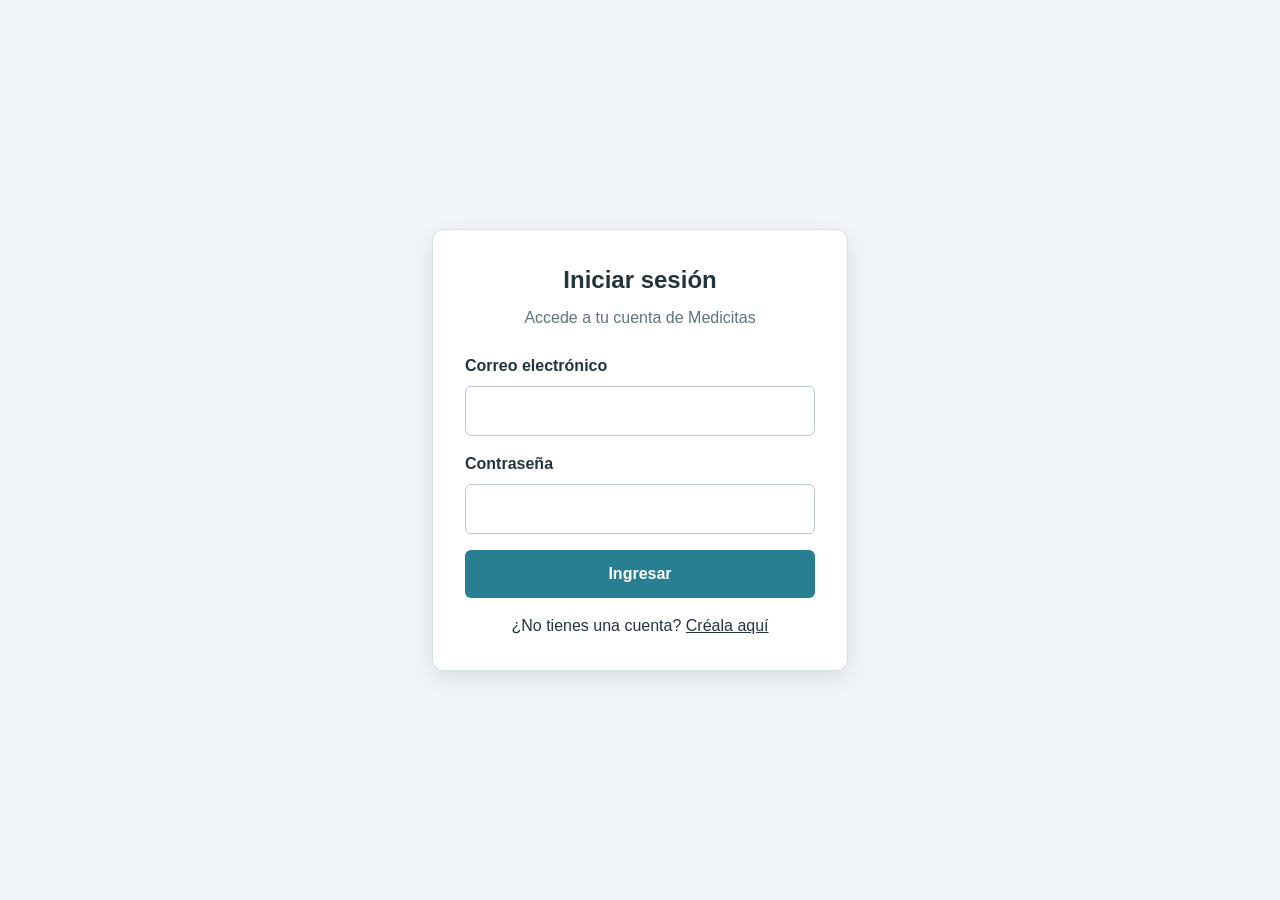
<file: medicitas/front/index.html>
<!DOCTYPE html>
<html lang="es">
<head>
  <meta charset="UTF-8">
  <meta http-equiv="refresh" content="0; url=paginas/login.html">
  <title>Redireccionando...</title>
</head>
<body>
  <p>Redireccionando a <a href="paginas/login.html">iniciar sesión</a>...</p>
</body>
</html>
</file>
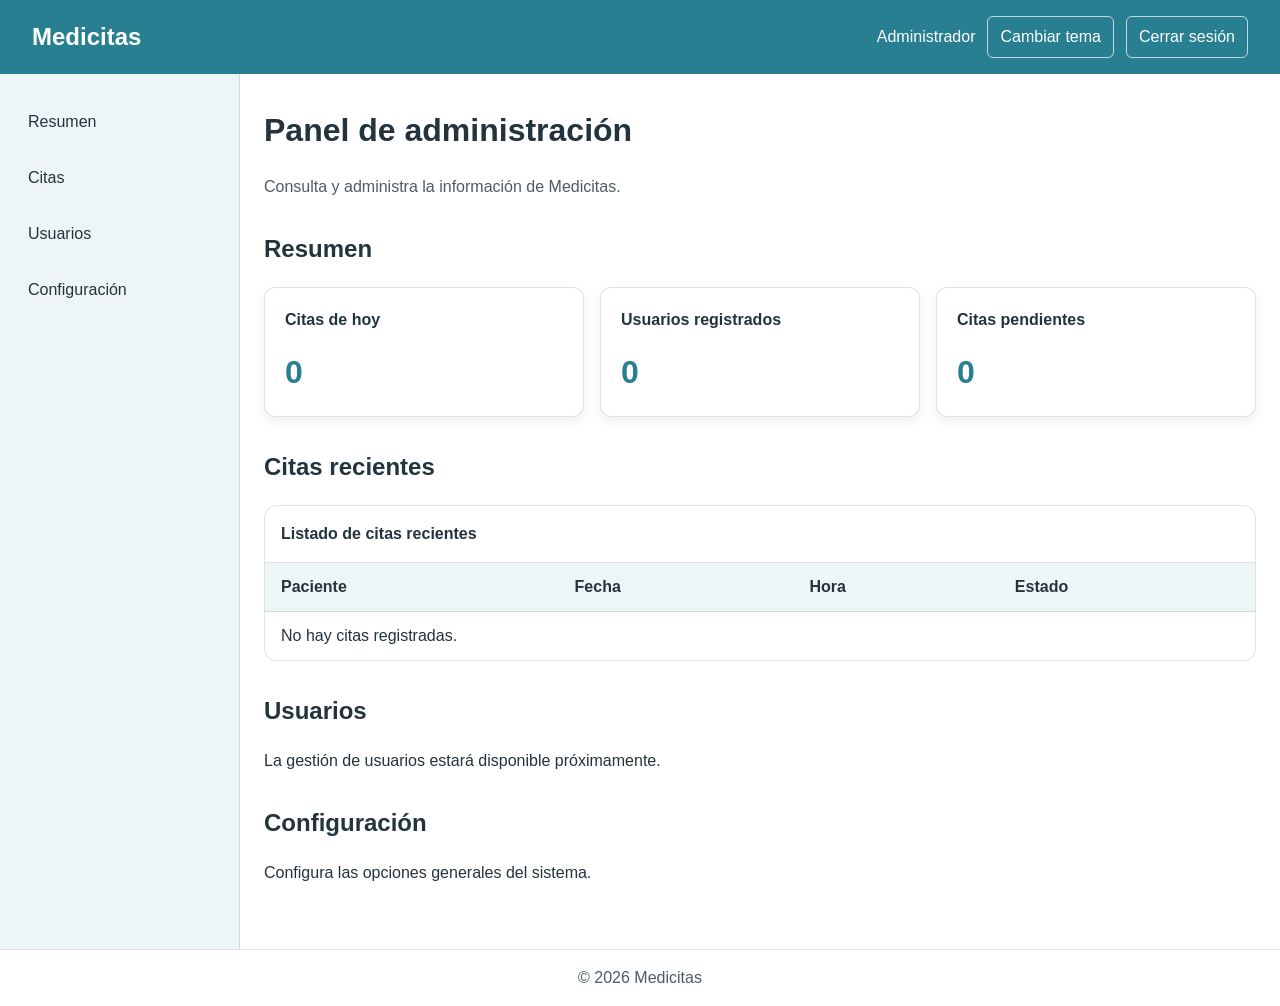
<file: medicitas/front/paginas/administrador.html>
<!DOCTYPE html>
<html lang="es">
<head>
  <meta charset="UTF-8">
  <meta name="viewport" content="width=device-width, initial-scale=1.0">
  <meta name="description" content="Panel de administración de Medicitas">
  <title>Administración | Medicitas</title>
  <link rel="stylesheet" href="../css/compartido/base.css">
  <link rel="stylesheet" href="../css/paginas/administrador.css">
</head>
<body>
  <header class="admin-header">
    <a class="admin-header-brand" href="../index.html">Medicitas</a>

    <div class="admin-header-user">
      <span>Administrador</span>
      <button id="theme-button" type="button" aria-label="Cambiar tema">
        Cambiar tema
      </button>
      <button id="logout-button" type="button">Cerrar sesión</button>
    </div>
  </header>

  <div class="admin-layout">
    <aside class="admin-sidebar" aria-label="Navegación principal">
      <nav>
        <ul>
          <li><a href="#resumen">Resumen</a></li>
          <li><a href="#citas">Citas</a></li>
          <li><a href="#usuarios">Usuarios</a></li>
          <li><a href="#configuracion">Configuración</a></li>
        </ul>
      </nav>
    </aside>

    <main class="admin-content">
      <header class="admin-content-header">
        <h1>Panel de administración</h1>
        <p>Consulta y administra la información de Medicitas.</p>
      </header>

      <section id="resumen" aria-labelledby="summary-title">
        <h2 id="summary-title">Resumen</h2>

        <div class="admin-summary">
          <article class="admin-summary-card">
            <h3>Citas de hoy</h3>
            <p>0</p>
          </article>

          <article class="admin-summary-card">
            <h3>Usuarios registrados</h3>
            <p>0</p>
          </article>

          <article class="admin-summary-card">
            <h3>Citas pendientes</h3>
            <p>0</p>
          </article>
        </div>
      </section>

      <section id="citas" aria-labelledby="appointments-title">
        <h2 id="appointments-title">Citas recientes</h2>

        <div class="admin-table-container">
          <table>
            <caption>Listado de citas recientes</caption>
            <thead>
              <tr>
                <th scope="col">Paciente</th>
                <th scope="col">Fecha</th>
                <th scope="col">Hora</th>
                <th scope="col">Estado</th>
              </tr>
            </thead>
            <tbody>
              <tr>
                <td colspan="4">No hay citas registradas.</td>
              </tr>
            </tbody>
          </table>
        </div>
      </section>

      <section id="usuarios" aria-labelledby="users-title">
        <h2 id="users-title">Usuarios</h2>
        <p>La gestión de usuarios estará disponible próximamente.</p>
      </section>

      <section id="configuracion" aria-labelledby="settings-title">
        <h2 id="settings-title">Configuración</h2>
        <p>Configura las opciones generales del sistema.</p>
      </section>
    </main>
  </div>

  <footer class="admin-footer">
    <p>&copy; 2026 Medicitas</p>
  </footer>

  <script src="../js/compartido/tema.js" defer></script>
</body>
</html>
</file>
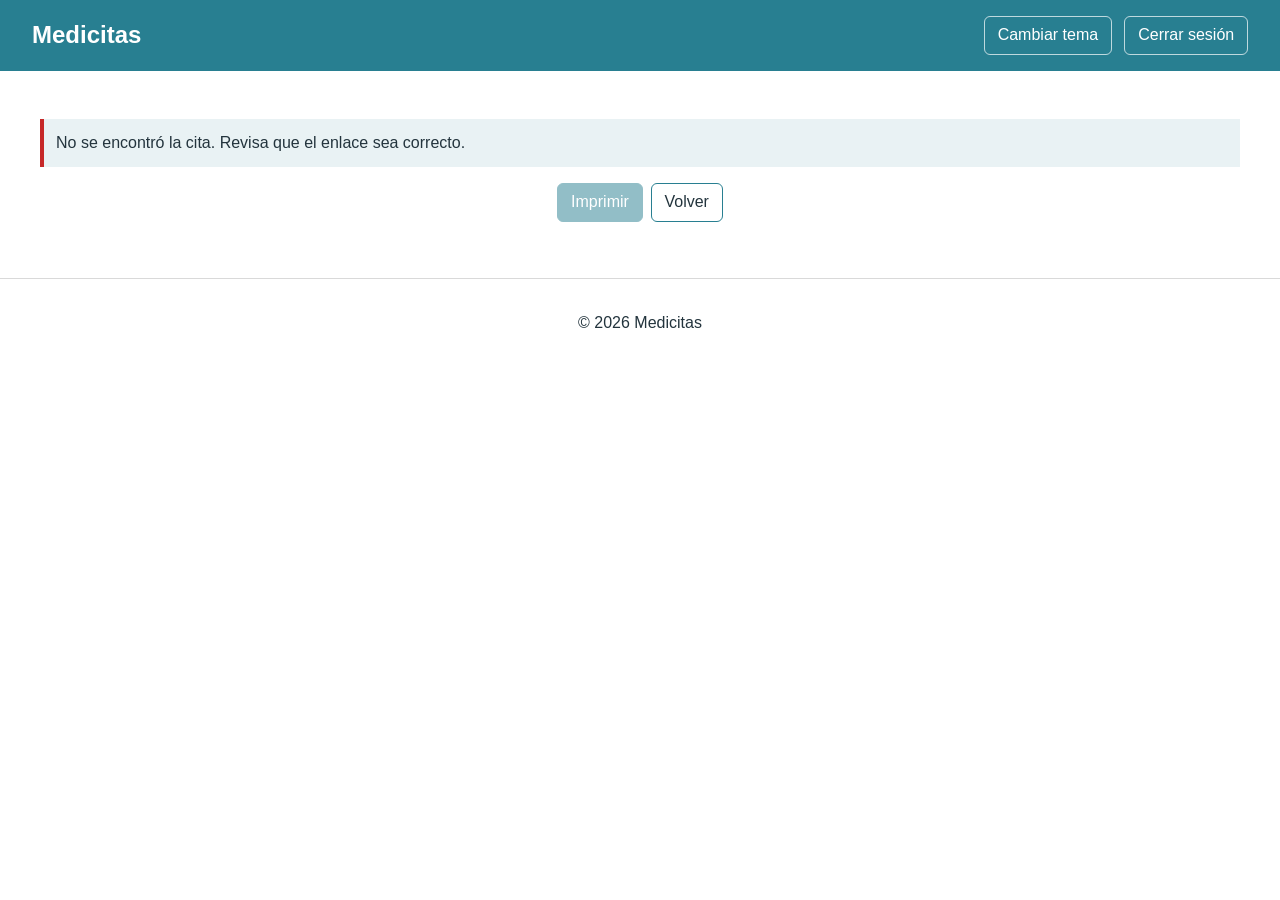
<file: medicitas/front/paginas/comprobante.html>
<!DOCTYPE html>
<html lang="es">
<head>
  <meta charset="UTF-8">
  <meta name="viewport" content="width=device-width, initial-scale=1.0">
  <meta name="description" content="Comprobante de cita de Medicitas">
  <title>Comprobante | Medicitas</title>
  <link rel="stylesheet" href="../css/compartido/base.css">
  <link rel="stylesheet" href="../css/paginas/comprobante.css">
</head>
<body>
  <header class="receipt-header">
    <a class="receipt-header-brand" href="../index.html">Medicitas</a>

    <div class="receipt-header-user">
      <button id="theme-button" type="button" aria-label="Cambiar tema">Cambiar tema</button>
      <button id="logout-button" type="button">Cerrar sesión</button>
    </div>
  </header>

  <main class="receipt-content">
    <p id="receipt-message" class="receipt-message is-error" role="alert" hidden></p>

    <div class="receipt-actions">
      <button type="button" id="print-button">Imprimir</button>
      <button type="button" id="back-button" class="receipt-button-secondary">Volver</button>
    </div>

    <article id="receipt-sheet" class="receipt-sheet" hidden>
      <header class="receipt-top">
        <span class="receipt-logo">+ Medicitas</span>
        <span class="receipt-folio">Folio: <span id="folio"></span></span>
      </header>

      <p id="appointment-date" class="receipt-date"></p>

      <dl class="receipt-data">
        <dt>Paciente</dt>
        <dd id="patient-name"></dd>

        <dt>Teléfono</dt>
        <dd id="patient-phone"></dd>

        <dt>Doctor</dt>
        <dd id="doctor-name"></dd>

        <dt>Especialidad</dt>
        <dd id="specialty-name"></dd>

        <dt>Motivo</dt>
        <dd id="reason"></dd>
      </dl>

      <footer class="receipt-notes">
        <p><strong>Indicaciones:</strong> llega 10 minutos antes de tu cita y trae una identificación.
          Si no puedes asistir, cancela tu cita con anticipación.</p>
      </footer>

      <span id="cancelled-stamp" class="receipt-stamp" hidden>CANCELADA</span>
    </article>
  </main>

  <footer class="receipt-footer">
    <p>&copy; 2026 Medicitas</p>
  </footer>

  <script src="../js/compartido/tema.js" defer></script>
  <script src="../js/paginas/comprobante.js" defer></script>
</body>
</html>
</file>
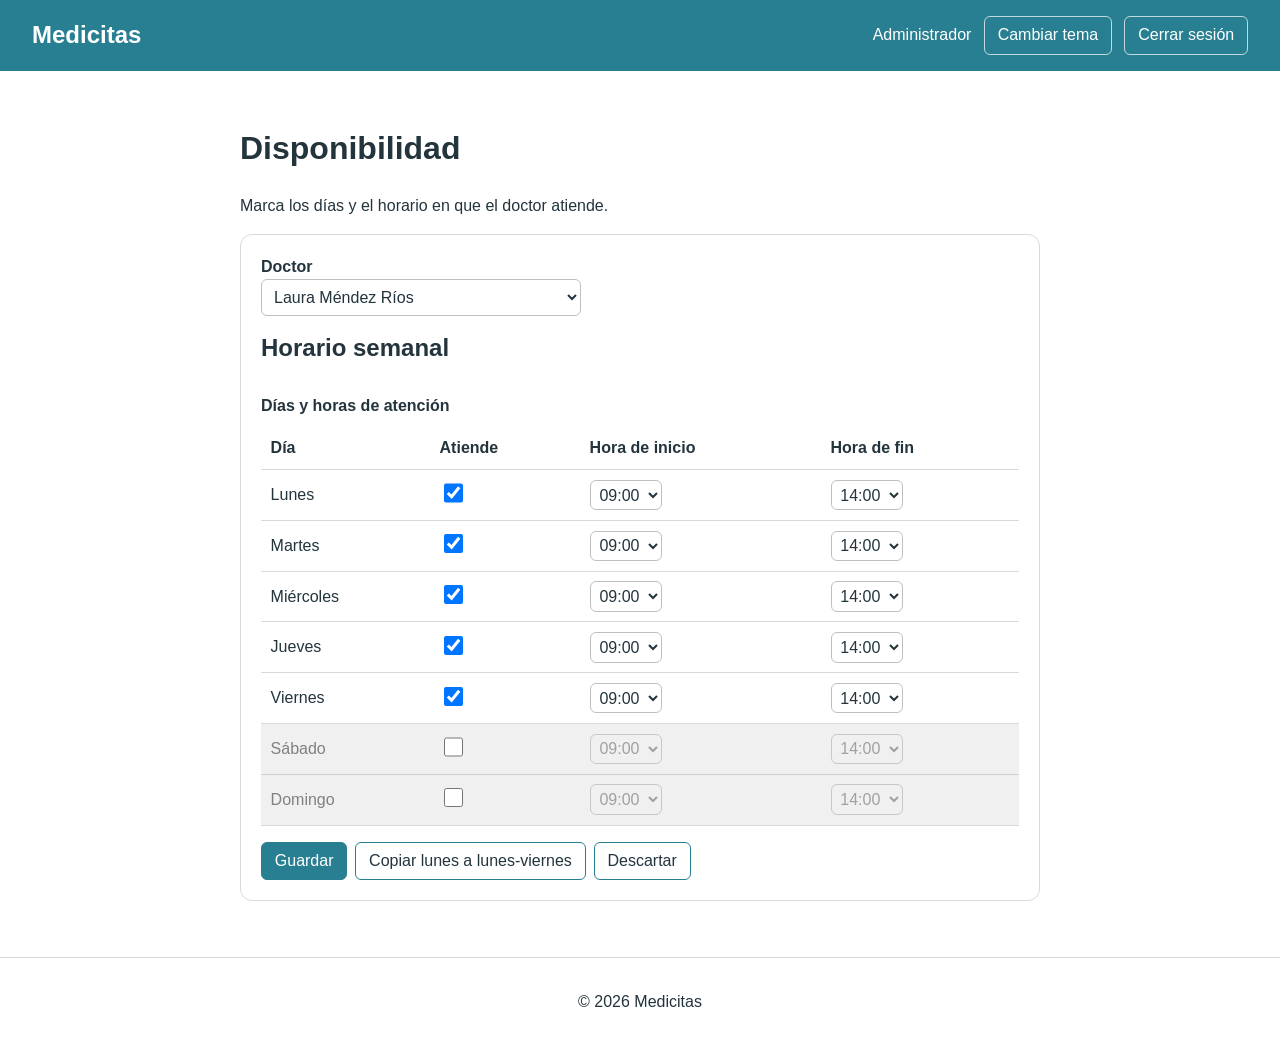
<file: medicitas/front/paginas/disponibilidad.html>
<!DOCTYPE html>
<html lang="es">
<head>
  <meta charset="UTF-8">
  <meta name="viewport" content="width=device-width, initial-scale=1.0">
  <meta name="description" content="Horario de atención de los doctores">
  <title>Disponibilidad | Medicitas</title>
  <link rel="stylesheet" href="../css/compartido/base.css">
  <link rel="stylesheet" href="../css/paginas/disponibilidad.css">
</head>
<body>
  <header class="availability-header">
    <a class="availability-header-brand" id="panel-link" href="administrador.html">Medicitas</a>

    <div class="availability-header-user">
      <span id="user-role"></span>
      <button id="theme-button" type="button" aria-label="Cambiar tema">Cambiar tema</button>
      <button id="logout-button" type="button">Cerrar sesión</button>
    </div>
  </header>

  <main class="availability-content">
    <h1>Disponibilidad</h1>
    <p>Marca los días y el horario en que el doctor atiende.</p>

    <p id="availability-message" class="availability-message" role="status" hidden></p>

    <section class="availability-card" aria-labelledby="schedule-title">
      <div class="availability-field">
        <label for="doctor-select">Doctor</label>
        <select id="doctor-select" name="doctor"></select>
      </div>

      <h2 id="schedule-title">Horario semanal</h2>

      <form id="availability-form" action="#" method="post">
        <table>
          <caption>Días y horas de atención</caption>
          <thead>
            <tr>
              <th scope="col">Día</th>
              <th scope="col">Atiende</th>
              <th scope="col">Hora de inicio</th>
              <th scope="col">Hora de fin</th>
            </tr>
          </thead>
          <tbody id="schedule-body"></tbody>
        </table>

        <div class="availability-actions">
          <button type="submit">Guardar</button>
          <button type="button" id="copy-button" class="availability-button-secondary">Copiar lunes a lunes-viernes</button>
          <button type="button" id="discard-button" class="availability-button-secondary">Descartar</button>
        </div>
      </form>
    </section>
  </main>

  <footer class="availability-footer">
    <p>&copy; 2026 Medicitas</p>
  </footer>

  <script src="../js/compartido/tema.js" defer></script>
  <script src="../js/paginas/disponibilidad.js" defer></script>
</body>
</html>
</file>
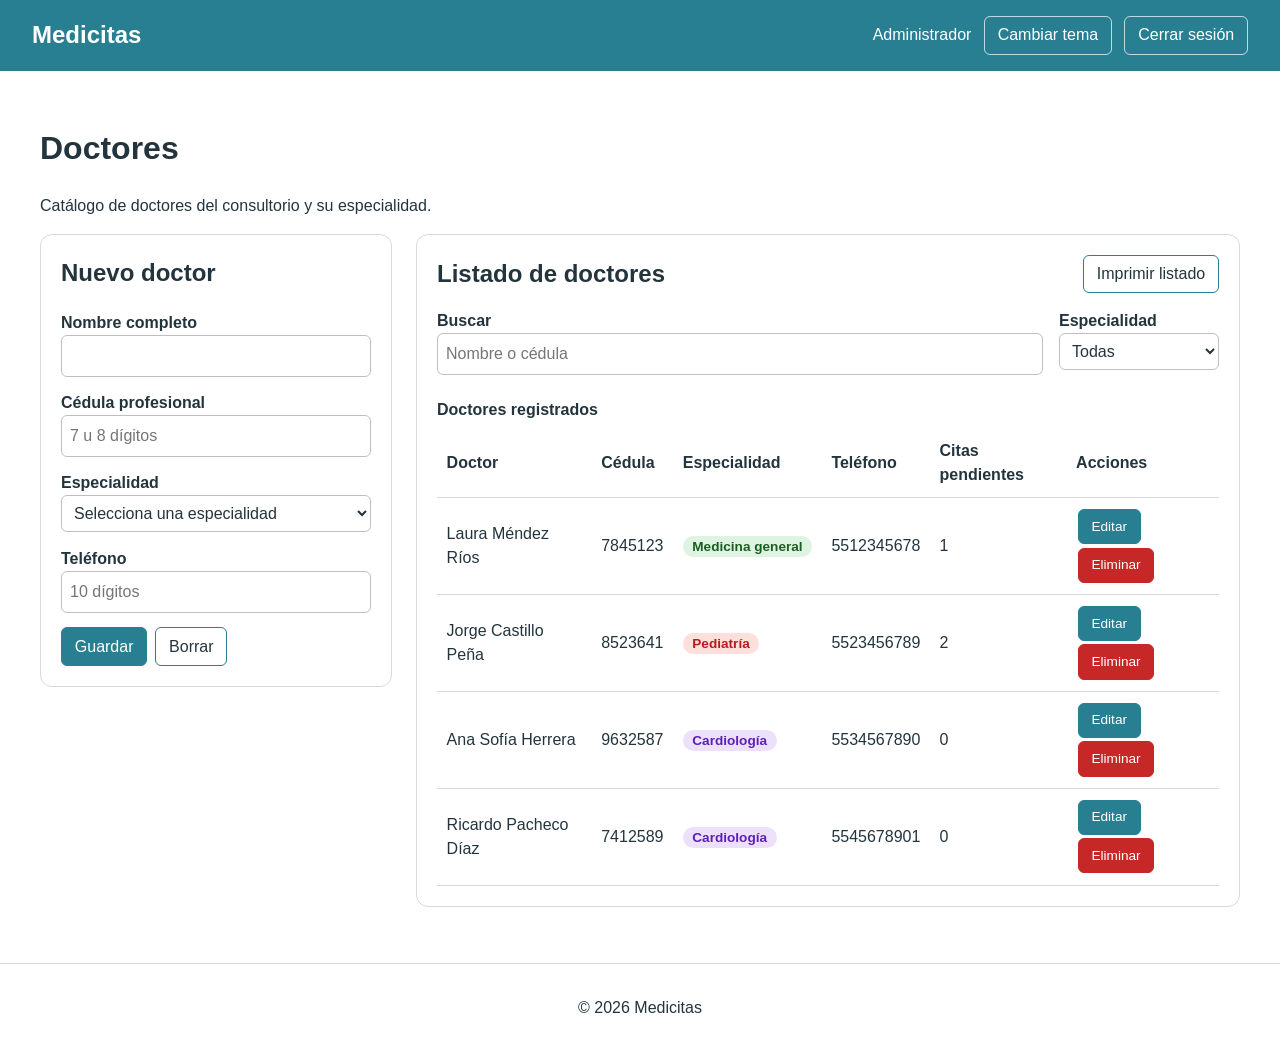
<file: medicitas/front/paginas/doctores.html>
<!DOCTYPE html>
<html lang="es">
<head>
  <meta charset="UTF-8">
  <meta name="viewport" content="width=device-width, initial-scale=1.0">
  <meta name="description" content="Catálogo de doctores de Medicitas">
  <title>Doctores | Medicitas</title>
  <link rel="stylesheet" href="../css/compartido/base.css">
  <link rel="stylesheet" href="../css/paginas/doctores.css">
</head>
<body>
  <header class="doctors-header">
    <a class="doctors-header-brand" href="administrador.html">Medicitas</a>

    <div class="doctors-header-user">
      <span id="user-role">Administrador</span>
      <button id="theme-button" type="button" aria-label="Cambiar tema">Cambiar tema</button>
      <button id="logout-button" type="button">Cerrar sesión</button>
    </div>
  </header>

  <main class="doctors-content">
    <h1>Doctores</h1>
    <p>Catálogo de doctores del consultorio y su especialidad.</p>

    <p id="doctors-message" class="doctors-message" role="status" hidden></p>

    <div class="doctors-layout">
      <section class="doctors-card doctors-side" aria-labelledby="form-title">
        <h2 id="form-title">Nuevo doctor</h2>

        <form id="doctor-form" action="#" method="post">
          <input type="hidden" id="doctor-id" name="doctor_id">

          <div class="doctors-field">
            <label for="doctor-name">Nombre completo</label>
            <input type="text" id="doctor-name" name="doctor_name" autocomplete="off">
          </div>

          <div class="doctors-field">
            <label for="license">Cédula profesional</label>
            <input type="text" id="license" name="license" maxlength="8" placeholder="7 u 8 dígitos">
          </div>

          <div class="doctors-field">
            <label for="specialty">Especialidad</label>
            <select id="specialty" name="specialty"></select>
          </div>

          <div class="doctors-field">
            <label for="phone">Teléfono</label>
            <input type="tel" id="phone" name="phone" maxlength="10" placeholder="10 dígitos">
          </div>

          <div class="doctors-actions">
            <button type="submit">Guardar</button>
            <button type="reset" class="doctors-button-secondary">Borrar</button>
          </div>
        </form>
      </section>

      <section class="doctors-card doctors-list" aria-labelledby="list-title">
        <div class="doctors-list-header">
          <h2 id="list-title">Listado de doctores</h2>
          <button type="button" id="print-button" class="doctors-button-secondary">Imprimir listado</button>
        </div>

        <div class="doctors-filters">
          <div class="doctors-field">
            <label for="search-input">Buscar</label>
            <input type="search" id="search-input" name="search" placeholder="Nombre o cédula">
          </div>

          <div class="doctors-field">
            <label for="specialty-filter">Especialidad</label>
            <select id="specialty-filter" name="specialty_filter"></select>
          </div>
        </div>

        <table>
          <caption>Doctores registrados</caption>
          <thead>
            <tr>
              <th scope="col">Doctor</th>
              <th scope="col">Cédula</th>
              <th scope="col">Especialidad</th>
              <th scope="col">Teléfono</th>
              <th scope="col">Citas pendientes</th>
              <th scope="col">Acciones</th>
            </tr>
          </thead>
          <tbody id="doctors-table-body"></tbody>
        </table>
      </section>
    </div>
  </main>

  <footer class="doctors-footer">
    <p>&copy; 2026 Medicitas</p>
  </footer>

  <script src="../js/compartido/tema.js" defer></script>
  <script src="../js/paginas/doctores.js" defer></script>
</body>
</html>
</file>
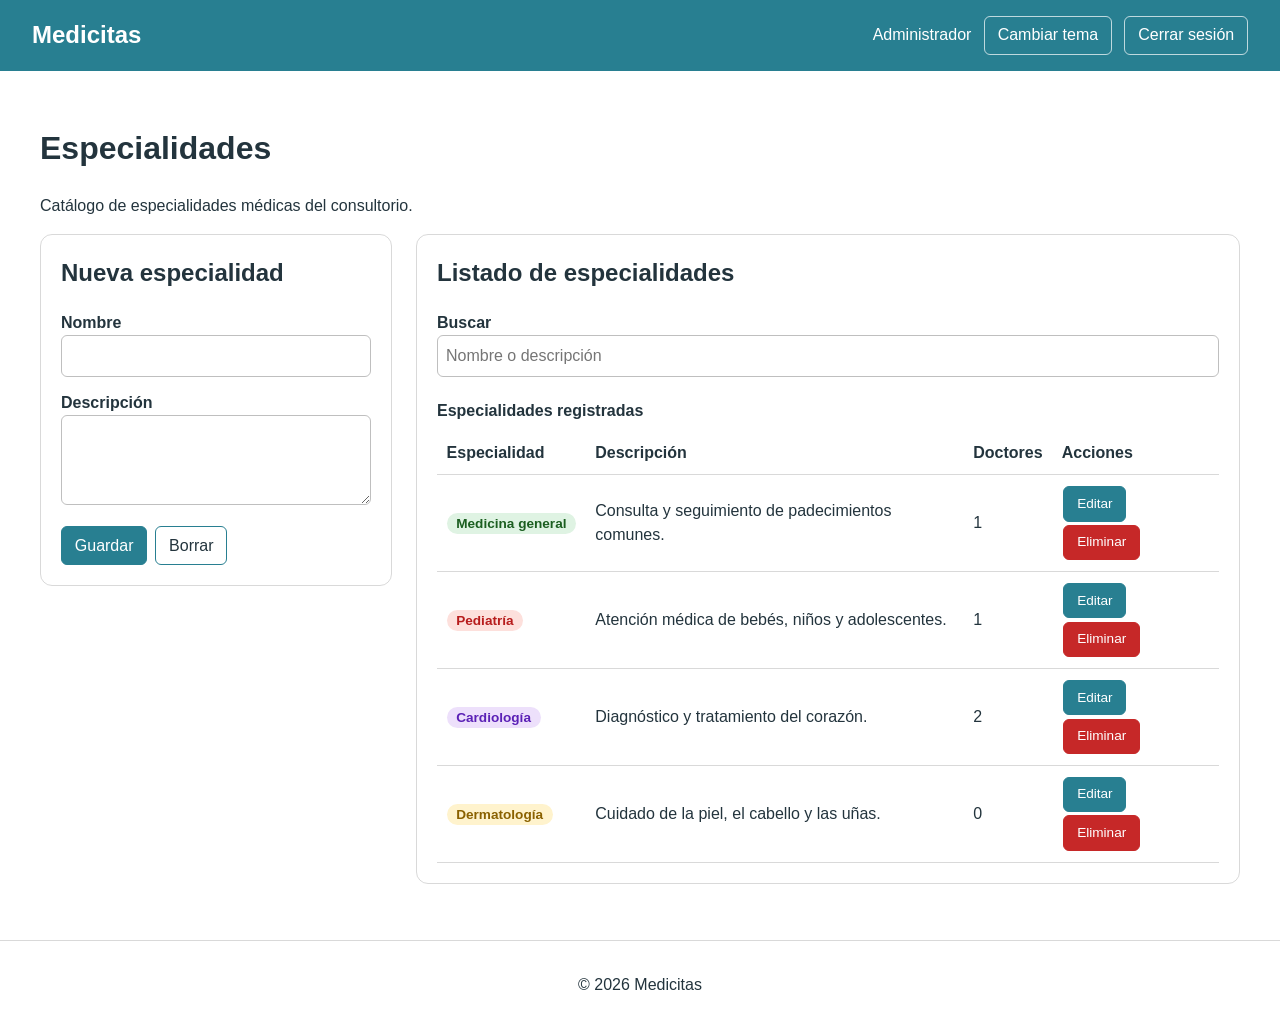
<file: medicitas/front/paginas/especialidades.html>
<!DOCTYPE html>
<html lang="es">
<head>
  <meta charset="UTF-8">
  <meta name="viewport" content="width=device-width, initial-scale=1.0">
  <meta name="description" content="Catálogo de especialidades de Medicitas">
  <title>Especialidades | Medicitas</title>
  <link rel="stylesheet" href="../css/compartido/base.css">
  <link rel="stylesheet" href="../css/paginas/especialidades.css">
</head>
<body>
  <header class="specialties-header">
    <a class="specialties-header-brand" href="administrador.html">Medicitas</a>

    <div class="specialties-header-user">
      <span id="user-role">Administrador</span>
      <button id="theme-button" type="button" aria-label="Cambiar tema">Cambiar tema</button>
      <button id="logout-button" type="button">Cerrar sesión</button>
    </div>
  </header>

  <main class="specialties-content">
    <h1>Especialidades</h1>
    <p>Catálogo de especialidades médicas del consultorio.</p>

    <p id="specialties-message" class="specialties-message" role="status" hidden></p>

    <div class="specialties-layout">
      <section class="specialties-card specialties-side" aria-labelledby="form-title">
        <h2 id="form-title">Nueva especialidad</h2>

        <form id="specialty-form" action="#" method="post">
          <input type="hidden" id="specialty-id" name="specialty_id">

          <div class="specialties-field">
            <label for="specialty-name">Nombre</label>
            <input type="text" id="specialty-name" name="specialty_name" autocomplete="off">
          </div>

          <div class="specialties-field">
            <label for="description">Descripción</label>
            <textarea id="description" name="description" rows="3"></textarea>
          </div>

          <div class="specialties-actions">
            <button type="submit">Guardar</button>
            <button type="reset" class="specialties-button-secondary">Borrar</button>
          </div>
        </form>
      </section>

      <section class="specialties-card specialties-list" aria-labelledby="list-title">
        <h2 id="list-title">Listado de especialidades</h2>

        <div class="specialties-field">
          <label for="search-input">Buscar</label>
          <input type="search" id="search-input" name="search" placeholder="Nombre o descripción">
        </div>

        <table>
          <caption>Especialidades registradas</caption>
          <thead>
            <tr>
              <th scope="col">Especialidad</th>
              <th scope="col">Descripción</th>
              <th scope="col">Doctores</th>
              <th scope="col">Acciones</th>
            </tr>
          </thead>
          <tbody id="specialties-table-body"></tbody>
        </table>
      </section>
    </div>
  </main>

  <footer class="specialties-footer">
    <p>&copy; 2026 Medicitas</p>
  </footer>

  <script src="../js/compartido/tema.js" defer></script>
  <script src="../js/paginas/especialidades.js" defer></script>
</body>
</html>
</file>
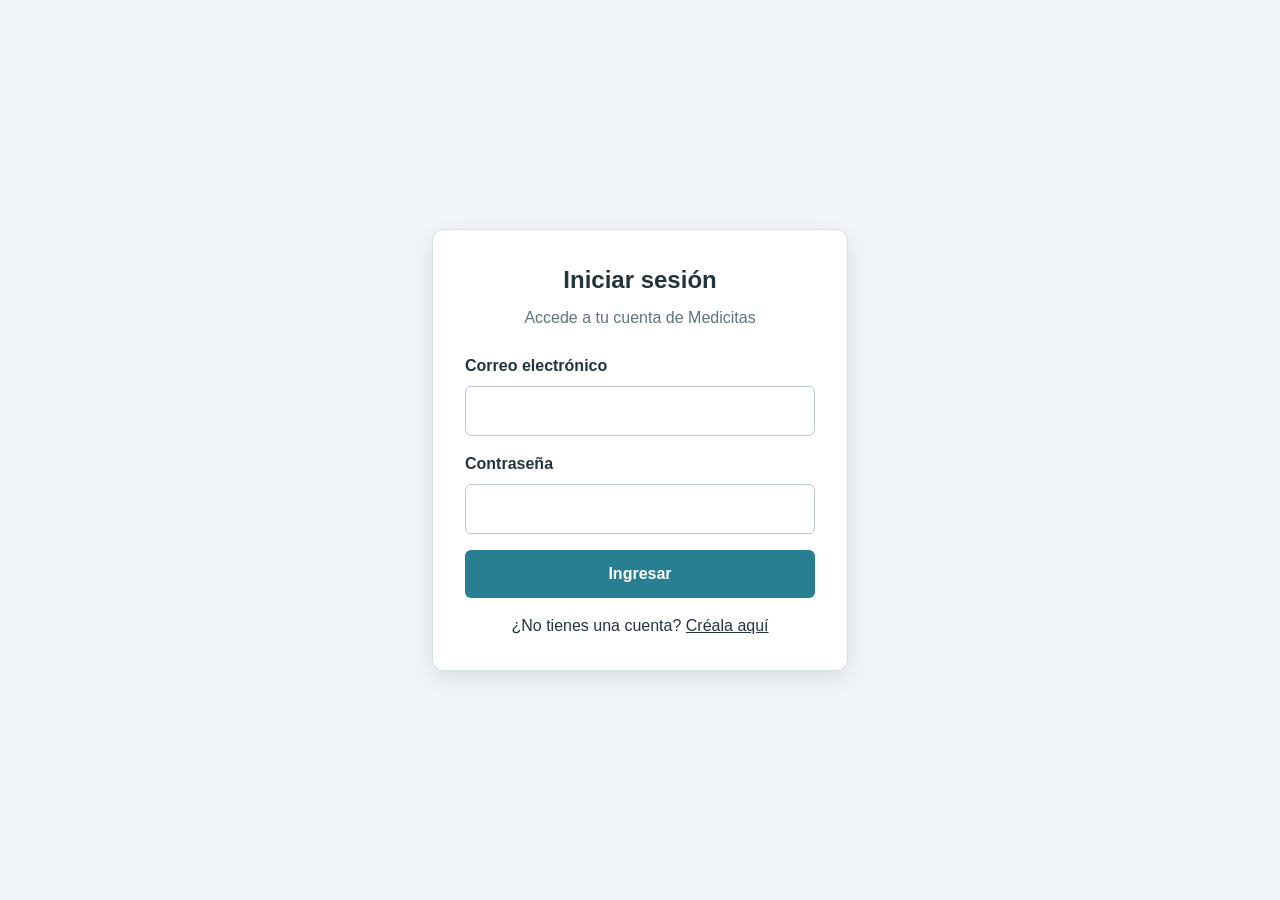
<file: medicitas/front/paginas/login.html>
<!DOCTYPE html>
<html lang="es">
<head>
  <meta charset="UTF-8">
  <meta name="viewport" content="width=device-width, initial-scale=1.0">
  <title>Iniciar sesión | Medicitas</title>
  <link rel="stylesheet" href="../css/compartido/base.css">
  <link rel="stylesheet" href="../css/paginas/login.css">
</head>
<body>
  <main class="login">
    <section class="login-card" aria-labelledby="login-title">
      <header class="login-header">
        <h1 id="login-title">Iniciar sesión</h1>
        <p>Accede a tu cuenta de Medicitas</p>
      </header>

      <form class="login-form" action="#" method="post">
        <div class="login-field">
          <label for="email">Correo electrónico</label>
          <input type="email" id="email" name="email" autocomplete="email" required>
        </div>

        <div class="login-field">
          <label for="password">Contraseña</label>
          <input type="password" id="password" name="password" autocomplete="current-password" required>
        </div>

        <button type="submit">Ingresar</button>
      </form>

      <p class="login-link">
        ¿No tienes una cuenta?
        <a href="registro.html">Créala aquí</a>
      </p>

    </section>
  </main>
</body>
</html>
</file>
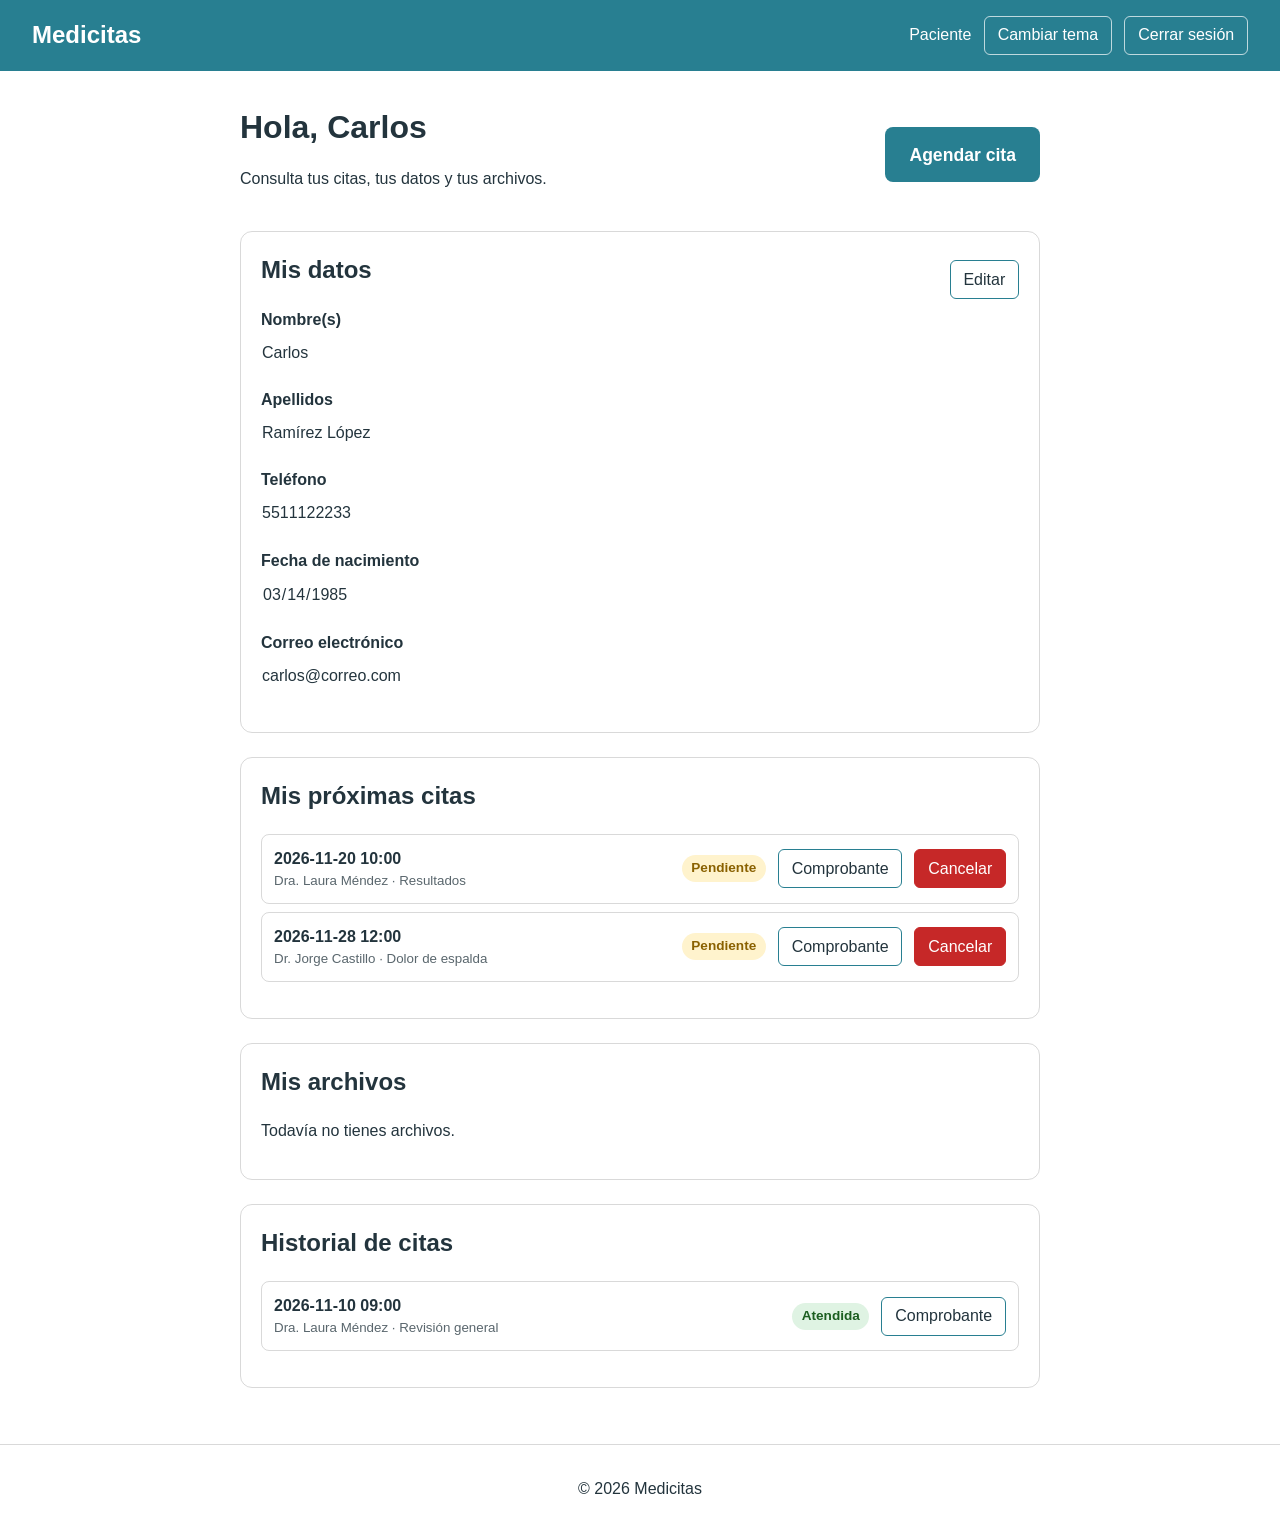
<file: medicitas/front/paginas/paciente.html>
<!DOCTYPE html>
<html lang="es">
<head>
  <meta charset="UTF-8">
  <meta name="viewport" content="width=device-width, initial-scale=1.0">
  <meta name="description" content="Panel del paciente de Medicitas">
  <title>Mi cuenta | Medicitas</title>
  <link rel="stylesheet" href="../css/compartido/base.css">
  <link rel="stylesheet" href="../css/paginas/paciente.css">
</head>
<body>
  <header class="account-header">
    <a class="account-header-brand" href="../index.html">Medicitas</a>

    <div class="account-header-user">
      <span>Paciente</span>
      <button id="theme-button" type="button" aria-label="Cambiar tema">Cambiar tema</button>
      <button id="logout-button" type="button">Cerrar sesión</button>
    </div>
  </header>

  <main class="account-content">
    <header class="account-content-header">
      <div>
        <h1 id="welcome-title">Mi cuenta</h1>
        <p>Consulta tus citas, tus datos y tus archivos.</p>
      </div>
      <a class="account-big-button" href="citas.html">Agendar cita</a>
    </header>

    <p id="account-message" class="account-message" role="status" hidden></p>

    <section class="account-card" aria-labelledby="data-title">
      <div class="account-card-header">
        <h2 id="data-title">Mis datos</h2>
        <button type="button" id="edit-button" class="account-button-secondary">Editar</button>
      </div>

      <form id="account-form" action="#" method="post">
        <div class="account-field">
          <label for="first-name">Nombre(s)</label>
          <input type="text" id="first-name" name="first_name" disabled>
        </div>

        <div class="account-field">
          <label for="last-name">Apellidos</label>
          <input type="text" id="last-name" name="last_name" disabled>
        </div>

        <div class="account-field">
          <label for="phone">Teléfono</label>
          <input type="tel" id="phone" name="phone" maxlength="10" disabled>
        </div>

        <div class="account-field">
          <label for="birth-date">Fecha de nacimiento</label>
          <input type="date" id="birth-date" name="birth_date" disabled>
        </div>

        <div class="account-field">
          <label for="email">Correo electrónico</label>
          <input type="email" id="email" name="email" disabled>
        </div>

        <div id="form-actions" class="account-actions" hidden>
          <button type="submit">Guardar</button>
          <button type="button" id="cancel-button" class="account-button-secondary">Cancelar</button>
        </div>
      </form>
    </section>

    <section class="account-card" aria-labelledby="upcoming-title">
      <h2 id="upcoming-title">Mis próximas citas</h2>
      <ul id="upcoming-list" class="account-list"></ul>
    </section>

    <section class="account-card" aria-labelledby="files-title">
      <h2 id="files-title">Mis archivos</h2>
      <ul id="files-list" class="account-list"></ul>
    </section>

    <section class="account-card" aria-labelledby="history-title">
      <h2 id="history-title">Historial de citas</h2>
      <ul id="history-list" class="account-list"></ul>
    </section>
  </main>

  <footer class="account-footer">
    <p>&copy; 2026 Medicitas</p>
  </footer>

  <script src="../js/compartido/tema.js" defer></script>
  <script src="../js/paginas/paciente.js" defer></script>
</body>
</html>
</file>
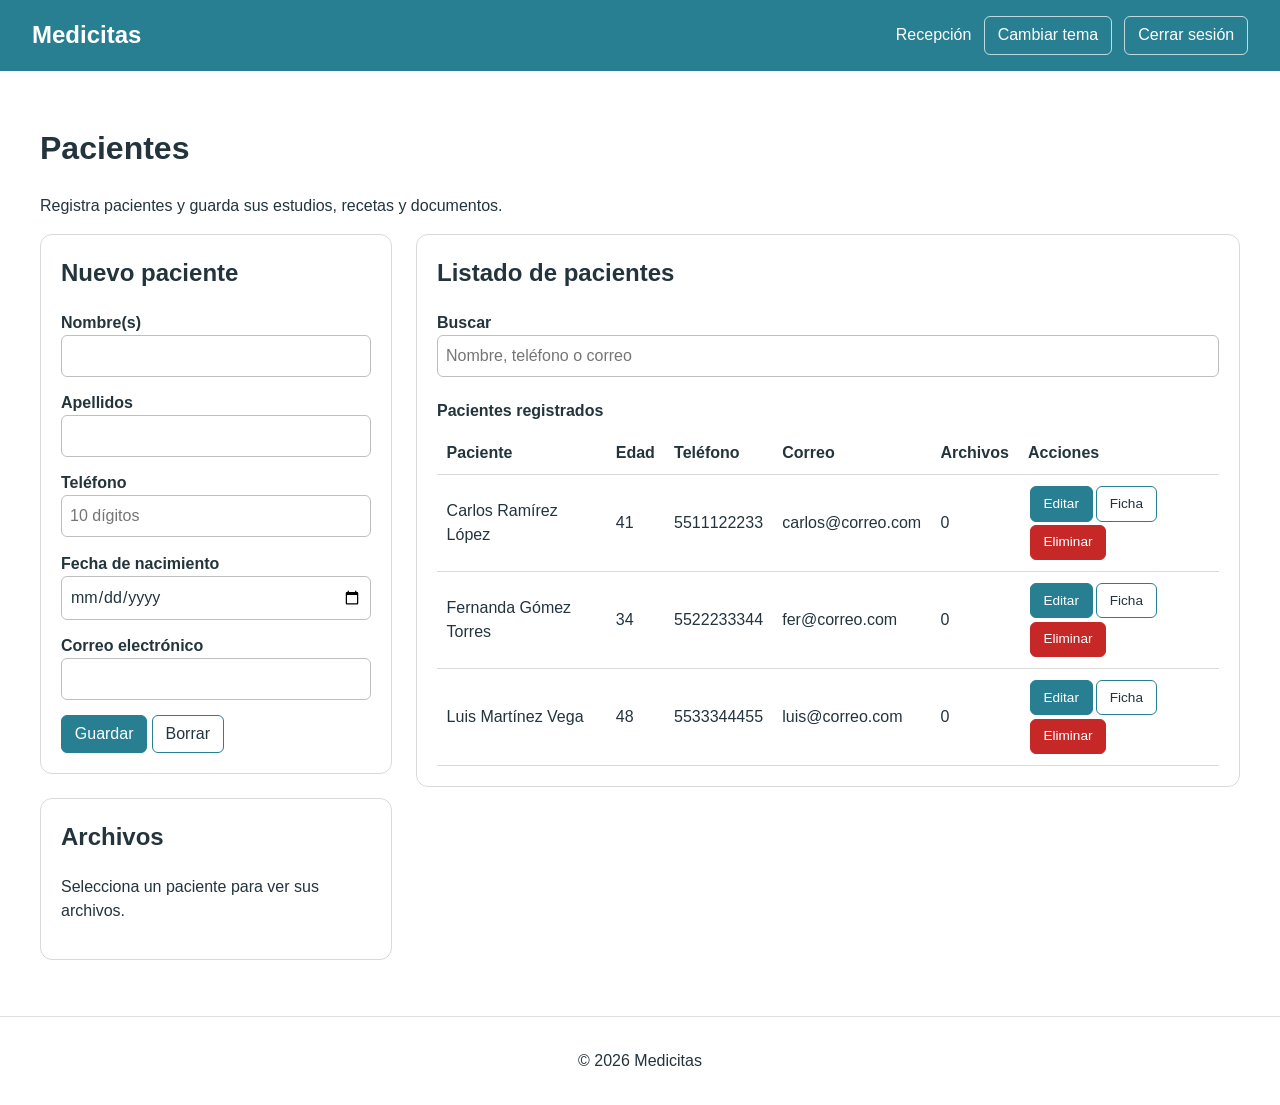
<file: medicitas/front/paginas/pacientes.html>
<!DOCTYPE html>
<html lang="es">
<head>
  <meta charset="UTF-8">
  <meta name="viewport" content="width=device-width, initial-scale=1.0">
  <meta name="description" content="Gestión de pacientes de Medicitas">
  <title>Pacientes | Medicitas</title>
  <link rel="stylesheet" href="../css/compartido/base.css">
  <link rel="stylesheet" href="../css/paginas/pacientes.css">
</head>
<body>
  <header class="patients-header">
    <a class="patients-header-brand" href="../index.html">Medicitas</a>

    <div class="patients-header-user">
      <span id="user-role"></span>
      <button id="theme-button" type="button" aria-label="Cambiar tema">
        Cambiar tema
      </button>
      <button id="logout-button" type="button">Cerrar sesión</button>
    </div>
  </header>

  <main class="patients-content">
    <header class="patients-content-header">
      <h1>Pacientes</h1>
      <p>Registra pacientes y guarda sus estudios, recetas y documentos.</p>
    </header>

    <p id="patients-message" class="patients-message" role="status" hidden></p>

    <div class="patients-layout">
      <div class="patients-side">
        <section id="form-section" class="patients-card" aria-labelledby="form-title">
          <h2 id="form-title">Nuevo paciente</h2>

          <form id="patient-form" class="patients-form" action="#" method="post">
            <input type="hidden" id="patient-id" name="patient_id">

            <div class="patients-field">
              <label for="first-name">Nombre(s)</label>
              <input type="text" id="first-name" name="first_name" autocomplete="off">
            </div>

            <div class="patients-field">
              <label for="last-name">Apellidos</label>
              <input type="text" id="last-name" name="last_name" autocomplete="off">
            </div>

            <div class="patients-field">
              <label for="phone">Teléfono</label>
              <input type="tel" id="phone" name="phone" maxlength="10" placeholder="10 dígitos">
            </div>

            <div class="patients-field">
              <label for="birth-date">Fecha de nacimiento</label>
              <input type="date" id="birth-date" name="birth_date">
            </div>

            <div class="patients-field">
              <label for="email">Correo electrónico</label>
              <input type="email" id="email" name="email" autocomplete="off">
            </div>

            <div class="patients-actions">
              <button type="submit">Guardar</button>
              <button type="reset" class="patients-button-secondary">Borrar</button>
            </div>
          </form>
        </section>

        <section class="patients-card" aria-labelledby="files-title">
          <h2 id="files-title">Archivos</h2>
          <p id="files-hint">Selecciona un paciente para ver sus archivos.</p>

          <div id="files-panel" hidden>
            <p>Paciente: <strong id="files-patient-name"></strong></p>

            <div id="upload-section">
              <label for="file-input" id="drop-zone" class="patients-drop-zone">
                Arrastra un archivo aquí o haz clic
                <small>PDF, JPG o PNG, máximo 2 MB</small>
              </label>
              <input type="file" id="file-input" name="file" accept=".pdf,.jpg,.jpeg,.png" hidden>
              <p id="file-error" class="patients-error"></p>
              <div id="file-preview"></div>
              <button type="button" id="upload-button" disabled>Subir archivo</button>
            </div>

            <ul id="files-list" class="patients-files"></ul>
          </div>
        </section>
      </div>

      <section class="patients-card patients-list" aria-labelledby="list-title">
        <h2 id="list-title">Listado de pacientes</h2>

        <div class="patients-field">
          <label for="search-input">Buscar</label>
          <input type="search" id="search-input" name="search" placeholder="Nombre, teléfono o correo">
        </div>

        <div class="patients-table-container">
          <table>
            <caption>Pacientes registrados</caption>
            <thead>
              <tr>
                <th scope="col">Paciente</th>
                <th scope="col">Edad</th>
                <th scope="col">Teléfono</th>
                <th scope="col">Correo</th>
                <th scope="col">Archivos</th>
                <th scope="col">Acciones</th>
              </tr>
            </thead>
            <tbody id="patients-table-body"></tbody>
          </table>
        </div>
      </section>
    </div>

    <article id="patient-sheet" class="patients-sheet"></article>
  </main>

  <footer class="patients-footer">
    <p>&copy; 2026 Medicitas</p>
  </footer>

  <script src="../js/compartido/tema.js" defer></script>
  <script src="../js/paginas/archivos.js" defer></script>
  <script src="../js/paginas/pacientes.js" defer></script>
</body>
</html>
</file>
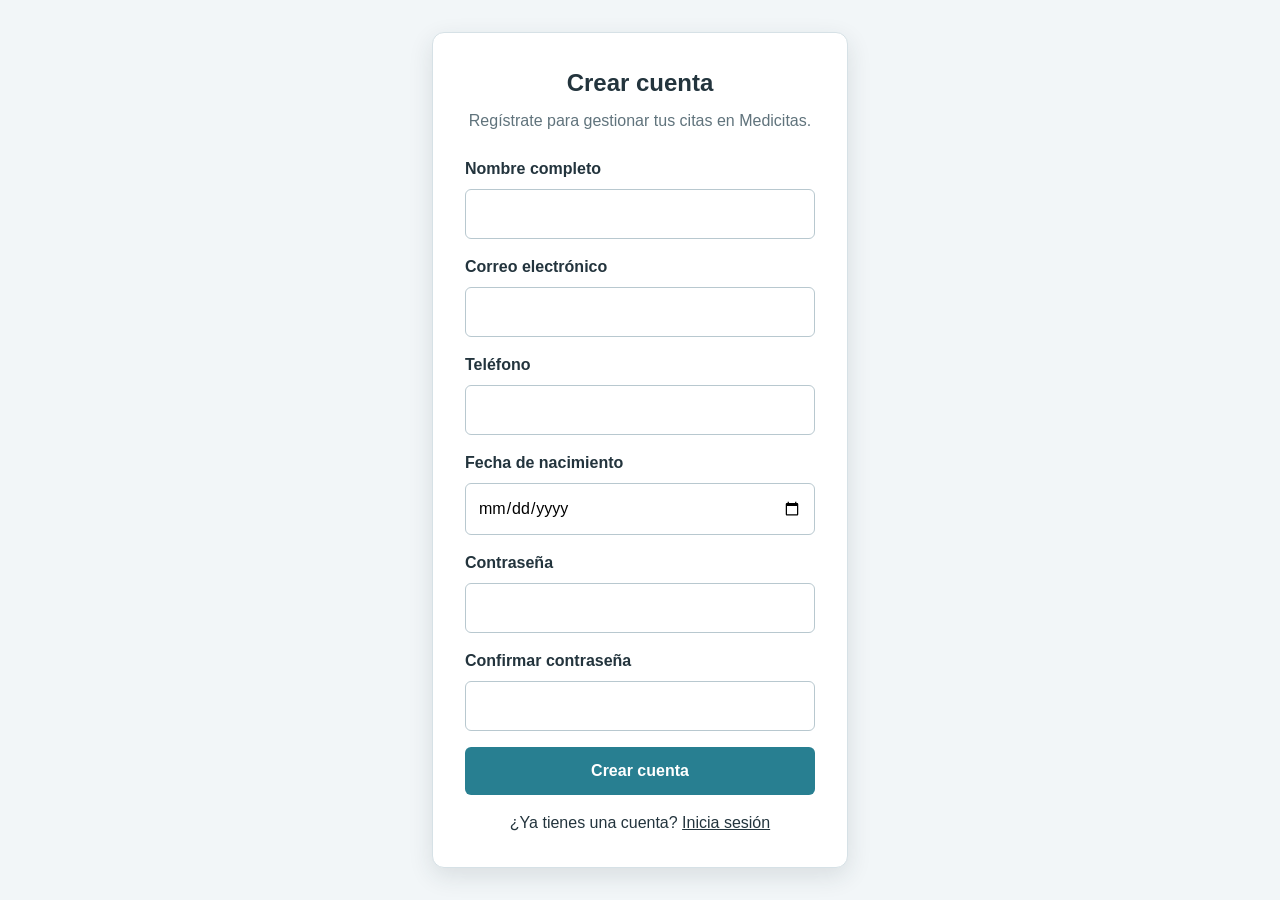
<file: medicitas/front/paginas/registro.html>
<!DOCTYPE html>
<html lang="es">
<head>
  <meta charset="UTF-8">
  <meta name="viewport" content="width=device-width, initial-scale=1.0">
  <title>Crear cuenta | Medicitas</title>
  <link rel="stylesheet" href="../css/compartido/base.css">
  <link rel="stylesheet" href="../css/paginas/login.css">
</head>
<body>
  <main class="login">
    <section class="login-card" aria-labelledby="register-title">
      <header class="login-header">
        <h1 id="register-title">Crear cuenta</h1>
        <p>Regístrate para gestionar tus citas en Medicitas.</p>
      </header>

      <form id="register-form" class="login-form" action="#" method="post">
        <input type="hidden" name="action" value="register">

        <div class="login-field">
          <label for="full-name">Nombre completo</label>
          <input
            type="text"
            id="full-name"
            name="full_name"
            autocomplete="name"
            minlength="2"
            required
          >
        </div>

        <div class="login-field">
          <label for="email">Correo electrónico</label>
          <input
            type="email"
            id="email"
            name="email"
            autocomplete="email"
            required
          >
        </div>

        <div class="login-field">
          <label for="phone">Teléfono</label>
          <input
            type="tel"
            id="phone"
            name="phone"
            autocomplete="tel"
            inputmode="tel"
            minlength="10"
            pattern="[0-9()+\s-]{10,}"
            required
          >
        </div>

        <div class="login-field">
          <label for="birth-date">Fecha de nacimiento</label>
          <input
            type="date"
            id="birth-date"
            name="birth_date"
            autocomplete="bday"
            required
          >
        </div>

        <div class="login-field">
          <label for="password">Contraseña</label>
          <input
            type="password"
            id="password"
            name="password"
            autocomplete="new-password"
            minlength="8"
            required
          >
        </div>

        <div class="login-field">
          <label for="password-confirmation">Confirmar contraseña</label>
          <input
            type="password"
            id="password-confirmation"
            name="password_confirmation"
            autocomplete="new-password"
            minlength="8"
            required
          >
        </div>

        <p id="register-message" role="alert" hidden></p>

        <button type="submit">Crear cuenta</button>
      </form>

      <p class="login-link">
        ¿Ya tienes una cuenta?
        <a href="login.html">Inicia sesión</a>
      </p>
    </section>
  </main>

  <script src="../js/paginas/registro.js" defer></script>
</body>
</html>
</file>
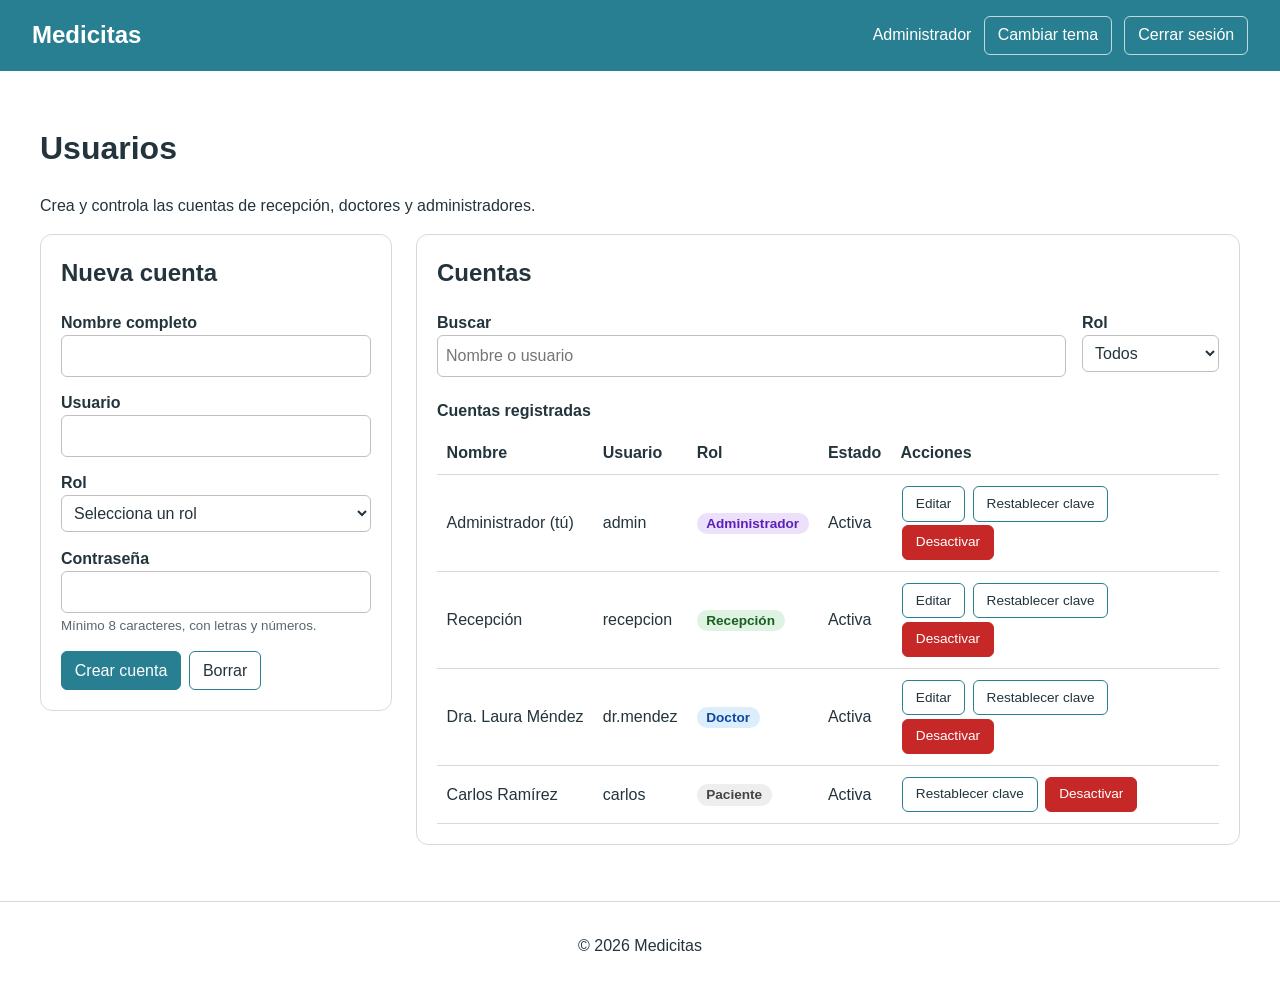
<file: medicitas/front/paginas/usuarios.html>
<!DOCTYPE html>
<html lang="es">
<head>
  <meta charset="UTF-8">
  <meta name="viewport" content="width=device-width, initial-scale=1.0">
  <meta name="description" content="Gestión de cuentas del personal de Medicitas">
  <title>Usuarios | Medicitas</title>
  <link rel="stylesheet" href="../css/compartido/base.css">
  <link rel="stylesheet" href="../css/paginas/usuarios.css">
</head>
<body>
  <header class="users-header">
    <a class="users-header-brand" href="administrador.html">Medicitas</a>

    <div class="users-header-user">
      <span>Administrador</span>
      <button id="theme-button" type="button" aria-label="Cambiar tema">Cambiar tema</button>
      <button id="logout-button" type="button">Cerrar sesión</button>
    </div>
  </header>

  <main class="users-content">
    <header class="users-content-header">
      <h1>Usuarios</h1>
      <p>Crea y controla las cuentas de recepción, doctores y administradores.</p>
    </header>

    <p id="users-message" class="users-message" role="status" hidden></p>

    <div id="password-box" class="users-password-box" hidden>
      <p><strong id="password-title"></strong></p>
      <p>Contraseña temporal: <code id="password-value"></code></p>
      <button type="button" id="password-close" class="users-button-secondary">Cerrar</button>
    </div>

    <div class="users-layout">
      <section class="users-card users-side" aria-labelledby="form-title">
        <h2 id="form-title">Nueva cuenta</h2>

        <form id="user-form" action="#" method="post">
          <input type="hidden" id="user-id" name="user_id">

          <div class="users-field">
            <label for="full-name">Nombre completo</label>
            <input type="text" id="full-name" name="full_name" autocomplete="off">
          </div>

          <div class="users-field">
            <label for="username">Usuario</label>
            <input type="text" id="username" name="username" autocomplete="off">
          </div>

          <div class="users-field">
            <label for="role">Rol</label>
            <select id="role" name="role">
              <option value="">Selecciona un rol</option>
              <option value="reception">Recepción</option>
              <option value="doctor">Doctor</option>
              <option value="admin">Administrador</option>
            </select>
          </div>

          <div id="doctor-field" class="users-field" hidden>
            <label for="doctor">Doctor del catálogo</label>
            <select id="doctor" name="doctor"></select>
          </div>

          <div class="users-field">
            <label for="password" id="password-label">Contraseña</label>
            <input type="password" id="password" name="password" autocomplete="new-password">
            <small>Mínimo 8 caracteres, con letras y números.</small>
          </div>

          <div class="users-actions">
            <button type="submit" id="save-button">Crear cuenta</button>
            <button type="reset" class="users-button-secondary">Borrar</button>
          </div>
        </form>
      </section>

      <section class="users-card users-list" aria-labelledby="list-title">
        <h2 id="list-title">Cuentas</h2>

        <div class="users-filters">
          <div class="users-field">
            <label for="search-input">Buscar</label>
            <input type="search" id="search-input" name="search" placeholder="Nombre o usuario">
          </div>

          <div class="users-field">
            <label for="role-filter">Rol</label>
            <select id="role-filter" name="role_filter">
              <option value="">Todos</option>
              <option value="patient">Paciente</option>
              <option value="reception">Recepción</option>
              <option value="doctor">Doctor</option>
              <option value="admin">Administrador</option>
            </select>
          </div>
        </div>

        <table>
          <caption>Cuentas registradas</caption>
          <thead>
            <tr>
              <th scope="col">Nombre</th>
              <th scope="col">Usuario</th>
              <th scope="col">Rol</th>
              <th scope="col">Estado</th>
              <th scope="col">Acciones</th>
            </tr>
          </thead>
          <tbody id="users-table-body"></tbody>
        </table>
      </section>
    </div>
  </main>

  <footer class="users-footer">
    <p>&copy; 2026 Medicitas</p>
  </footer>

  <script src="../js/compartido/tema.js" defer></script>
  <script src="../js/paginas/usuarios.js" defer></script>
</body>
</html>
</file>
<file: medicitas/front/css/compartido/base.css>
/*
 * Estilos globales compartidos por todas las páginas.
 * Los estilos específicos de cada página deben permanecer en css/paginas/.
 */

:root {
  --background-color: #ffffff;
  --text-color: #23343d;
  color-scheme: light;
  font-family: Arial, sans-serif;
  line-height: 1.5;
  font-synthesis: none;
  text-rendering: optimizeLegibility;
}

[data-theme="dark"] {
  --background-color: #172027;
  --text-color: #f2f6f8;
  color-scheme: dark;
}

*,
*::before,
*::after {
  box-sizing: border-box;
}

html {
  min-width: 320px;
  scroll-behavior: smooth;
}

body {
  background-color: var(--background-color);
  color: var(--text-color);
  min-height: 100vh;
  margin: 0;
}

img,
svg,
video {
  display: block;
  max-width: 100%;
}

button,
input,
select,
textarea {
  font: inherit;
}

button,
[type="button"],
[type="submit"],
[type="reset"] {
  cursor: pointer;
}

a {
  color: inherit;
}

@media (prefers-reduced-motion: reduce) {
  html {
    scroll-behavior: auto;
  }

  *,
  *::before,
  *::after {
    animation-duration: 0.01ms !important;
    animation-iteration-count: 1 !important;
    transition-duration: 0.01ms !important;
  }
}
</file>
<file: medicitas/front/css/paginas/administrador.css>
.admin-header {
  display: flex;
  align-items: center;
  justify-content: space-between;
  gap: 1rem;
  padding: 1rem 2rem;
  background-color: #287f91;
  color: #ffffff;
}

.admin-header-brand {
  color: inherit;
  font-size: 1.5rem;
  font-weight: 700;
  text-decoration: none;
}

.admin-header-user {
  display: flex;
  align-items: center;
  gap: 0.75rem;
}

.admin-header-user button {
  padding: 0.5rem 0.75rem;
  border: 1px solid rgb(255 255 255 / 70%);
  border-radius: 0.375rem;
  background-color: transparent;
  color: inherit;
}

.admin-header-user button:hover,
.admin-header-user button:focus-visible {
  background-color: rgb(255 255 255 / 15%);
}

.admin-layout {
  display: grid;
  grid-template-columns: 15rem 1fr;
  min-height: calc(100vh - 8rem);
}

.admin-sidebar {
  padding: 1.5rem 1rem;
  border-right: 1px solid rgb(35 52 61 / 15%);
  background-color: rgb(40 127 145 / 8%);
}

[data-theme="dark"] .admin-sidebar {
  border-right-color: rgb(242 246 248 / 15%);
  background-color: rgb(242 246 248 / 5%);
}

.admin-sidebar ul {
  display: grid;
  gap: 0.5rem;
  margin: 0;
  padding: 0;
  list-style: none;
}

.admin-sidebar a {
  display: block;
  padding: 0.75rem;
  border-radius: 0.375rem;
  text-decoration: none;
}

.admin-sidebar a:hover,
.admin-sidebar a:focus-visible {
  background-color: rgb(40 127 145 / 15%);
}

.admin-content {
  width: min(100% - 3rem, 75rem);
  margin: 0 auto;
  padding: 2rem 0;
}

.admin-content-header {
  margin-bottom: 2rem;
}

.admin-content-header h1,
.admin-content h2,
.admin-content h3 {
  margin-top: 0;
}

.admin-content-header p {
  margin-bottom: 0;
  opacity: 0.8;
}

.admin-content section {
  margin-bottom: 2rem;
}

.admin-summary {
  display: grid;
  grid-template-columns: repeat(3, minmax(0, 1fr));
  gap: 1rem;
}

.admin-summary-card {
  padding: 1.25rem;
  border: 1px solid rgb(35 52 61 / 15%);
  border-radius: 0.75rem;
  background-color: var(--background-color);
  box-shadow: 0 0.25rem 0.75rem rgb(35 52 61 / 8%);
}

[data-theme="dark"] .admin-summary-card {
  border-color: rgb(242 246 248 / 15%);
  box-shadow: 0 0.25rem 0.75rem rgb(0 0 0 / 20%);
}

.admin-summary-card h3 {
  font-size: 1rem;
}

.admin-summary-card p {
  margin: 0;
  color: #287f91;
  font-size: 2rem;
  font-weight: 700;
}

.admin-table-container {
  overflow-x: auto;
  border: 1px solid rgb(35 52 61 / 15%);
  border-radius: 0.75rem;
}

.admin-table-container table {
  width: 100%;
  min-width: 38rem;
  border-collapse: collapse;
}

.admin-table-container caption {
  padding: 1rem;
  text-align: left;
  font-weight: 700;
}

.admin-table-container th,
.admin-table-container td {
  padding: 0.75rem 1rem;
  border-top: 1px solid rgb(35 52 61 / 15%);
  text-align: left;
}

.admin-table-container th {
  background-color: rgb(40 127 145 / 8%);
}

[data-theme="dark"] .admin-table-container,
[data-theme="dark"] .admin-table-container th,
[data-theme="dark"] .admin-table-container td {
  border-color: rgb(242 246 248 / 15%);
}

[data-theme="dark"] .admin-table-container th {
  background-color: rgb(242 246 248 / 5%);
}

.admin-footer {
  padding: 1rem 2rem;
  border-top: 1px solid rgb(35 52 61 / 15%);
  text-align: center;
}

.admin-footer p {
  margin: 0;
  opacity: 0.8;
}

@media (max-width: 48rem) {
  .admin-header {
    align-items: flex-start;
    flex-direction: column;
    padding: 1rem;
  }

  .admin-header-user {
    flex-wrap: wrap;
  }

  .admin-layout {
    display: block;
  }

  .admin-sidebar {
    border-right: 0;
    border-bottom: 1px solid rgb(35 52 61 / 15%);
  }

  .admin-sidebar ul {
    grid-template-columns: repeat(2, minmax(0, 1fr));
  }

  .admin-content {
    width: min(100% - 2rem, 75rem);
    padding: 1.5rem 0;
  }

  .admin-summary {
    grid-template-columns: 1fr;
  }
}
</file>
<file: medicitas/front/css/paginas/comprobante.css>
[hidden] {
  display: none !important;
}

.receipt-header {
  display: flex;
  align-items: center;
  justify-content: space-between;
  gap: 1rem;
  padding: 1rem 2rem;
  background-color: #287f91;
  color: #ffffff;
}

.receipt-header-brand {
  color: inherit;
  font-size: 1.5rem;
  font-weight: 700;
  text-decoration: none;
}

.receipt-header-user button {
  margin-left: 0.5rem;
  border: 1px solid rgb(255 255 255 / 70%);
  background-color: transparent;
}

.receipt-footer {
  padding: 1rem;
  border-top: 1px solid rgb(128 128 128 / 30%);
  text-align: center;
}

.receipt-content {
  width: min(100% - 2rem, 75rem);
  margin: 0 auto;
  padding: 2rem 0;
}

.receipt-card {
  margin-bottom: 1.5rem;
  padding: 1.25rem;
  border: 1px solid rgb(128 128 128 / 30%);
  border-radius: 0.75rem;
}

.receipt-card h2 {
  margin-top: 0;
}

.receipt-field {
  margin-bottom: 0.9rem;
}

.receipt-field label {
  display: block;
  font-weight: 700;
}

.receipt-field input,
.receipt-field select,
.receipt-field textarea {
  width: 100%;
  padding: 0.5rem;
  border: 1px solid rgb(128 128 128 / 50%);
  border-radius: 0.375rem;
  background-color: transparent;
  color: inherit;
  font: inherit;
}

.receipt-actions {
  display: flex;
  flex-wrap: wrap;
  gap: 0.5rem;
}

button {
  padding: 0.4rem 0.8rem;
  border: 1px solid #287f91;
  border-radius: 0.375rem;
  background-color: #287f91;
  color: #ffffff;
}

button:hover {
  opacity: 0.85;
}

button:disabled {
  opacity: 0.5;
}

.receipt-button-secondary {
  background-color: transparent;
  color: inherit;
}

.receipt-button-danger {
  border-color: #c62828;
  background-color: #c62828;
}

.receipt-message {
  padding: 0.75rem;
  border-left: 0.3rem solid #287f91;
  background-color: rgb(40 127 145 / 10%);
}

.receipt-message.is-error {
  border-color: #c62828;
}

.receipt-actions {
  justify-content: center;
  margin-bottom: 1.5rem;
}

.receipt-sheet {
  position: relative;
  width: 100%;
  max-width: 8.5in;
  min-height: 5.5in;
  margin: 0 auto;
  padding: 1.5rem 2rem;
  border: 2px solid #287f91;
  border-radius: 0.75rem;
  overflow: hidden;
}

.receipt-top {
  display: flex;
  align-items: center;
  justify-content: space-between;
  padding-bottom: 0.75rem;
  border-bottom: 2px solid #287f91;
}

.receipt-logo {
  color: #287f91;
  font-size: 1.6rem;
  font-weight: 700;
}

.receipt-folio {
  font-weight: 700;
}

.receipt-date {
  margin: 1rem 0;
  padding: 0.75rem;
  border-radius: 0.5rem;
  background-color: rgb(40 127 145 / 12%);
  text-align: center;
  font-size: 1.3rem;
  font-weight: 700;
}

.receipt-data {
  display: grid;
  grid-template-columns: 9rem 1fr;
  gap: 0.4rem 1rem;
  margin: 0;
}

.receipt-data dt {
  font-weight: 700;
}

.receipt-data dd {
  margin: 0;
}

.receipt-notes {
  margin-top: 1.25rem;
  padding-top: 0.75rem;
  border-top: 1px dashed rgb(128 128 128 / 60%);
  font-size: 0.9rem;
}

.receipt-stamp {
  position: absolute;
  top: 45%;
  left: 50%;
  padding: 0.5rem 1.5rem;
  border: 4px solid #c62828;
  border-radius: 0.5rem;
  color: #c62828;
  font-size: 2.5rem;
  font-weight: 700;
  opacity: 0.6;
  transform: translate(-50%, -50%) rotate(-15deg);
}

@media (max-width: 48rem) {
  .receipt-header {
    flex-direction: column;
    align-items: flex-start;
    padding: 1rem;
  }

  .receipt-sheet {
    padding: 1rem;
  }

  .receipt-data {
    grid-template-columns: 1fr;
  }

  .receipt-stamp {
    font-size: 1.5rem;
  }
}

@page {
  size: 8.5in 5.5in;
  margin: 0.3in;
}

@media print {
  .receipt-header,
  .receipt-footer,
  .receipt-actions,
  .receipt-message {
    display: none !important;
  }

  .receipt-content {
    width: 100%;
    padding: 0;
  }

  .receipt-sheet {
    min-height: auto;
    color: #000000;
  }
}
</file>
<file: medicitas/front/css/paginas/disponibilidad.css>
[hidden] {
  display: none !important;
}

.availability-header {
  display: flex;
  align-items: center;
  justify-content: space-between;
  gap: 1rem;
  padding: 1rem 2rem;
  background-color: #287f91;
  color: #ffffff;
}

.availability-header-brand {
  color: inherit;
  font-size: 1.5rem;
  font-weight: 700;
  text-decoration: none;
}

.availability-header-user button {
  margin-left: 0.5rem;
  border: 1px solid rgb(255 255 255 / 70%);
  background-color: transparent;
}

.availability-footer {
  padding: 1rem;
  border-top: 1px solid rgb(128 128 128 / 30%);
  text-align: center;
}

.availability-content {
  width: min(100% - 3rem, 75rem);
  margin: 0 auto;
  padding: 2rem 0;
}

.availability-card {
  margin-bottom: 1.5rem;
  padding: 1.25rem;
  border: 1px solid rgb(128 128 128 / 30%);
  border-radius: 0.75rem;
}

.availability-card h2 {
  margin-top: 0;
}

.availability-field {
  margin-bottom: 0.9rem;
}

.availability-field label {
  display: block;
  font-weight: 700;
}

.availability-field input,
.availability-field select,
.availability-field textarea {
  width: 100%;
  padding: 0.5rem;
  border: 1px solid rgb(128 128 128 / 50%);
  border-radius: 0.375rem;
  background-color: transparent;
  color: inherit;
  font: inherit;
}

.availability-actions {
  display: flex;
  flex-wrap: wrap;
  gap: 0.5rem;
}

button {
  padding: 0.4rem 0.8rem;
  border: 1px solid #287f91;
  border-radius: 0.375rem;
  background-color: #287f91;
  color: #ffffff;
}

button:hover {
  opacity: 0.85;
}

button:disabled {
  opacity: 0.5;
}

.availability-button-secondary {
  background-color: transparent;
  color: inherit;
}

.availability-button-danger {
  border-color: #c62828;
  background-color: #c62828;
}

.availability-message {
  padding: 0.75rem;
  border-left: 0.3rem solid #287f91;
  background-color: rgb(40 127 145 / 10%);
}

.availability-message.is-error {
  border-color: #c62828;
}

.availability-content {
  max-width: 50rem;
}

.availability-field select {
  max-width: 20rem;
}

table {
  width: 100%;
  margin-bottom: 1rem;
  border-collapse: collapse;
}

caption {
  padding: 0.5rem 0;
  text-align: left;
  font-weight: 700;
}

th,
td {
  padding: 0.6rem;
  border-bottom: 1px solid rgb(128 128 128 / 30%);
  text-align: left;
}

td select {
  padding: 0.3rem;
  border: 1px solid rgb(128 128 128 / 50%);
  border-radius: 0.375rem;
  background-color: transparent;
  color: inherit;
}

td input[type="checkbox"] {
  width: 1.2rem;
  height: 1.2rem;
}

.is-day-off {
  background-color: rgb(128 128 128 / 12%);
  color: rgb(128 128 128);
}

.is-invalid select {
  border-color: #c62828;
}

@media (max-width: 48rem) {
  .availability-header {
    flex-direction: column;
    align-items: flex-start;
    padding: 1rem;
  }

  th,
  td {
    padding: 0.4rem;
  }

  thead th:nth-child(3),
  thead th:nth-child(4) {
    font-size: 0.8rem;
  }
}
</file>
<file: medicitas/front/css/paginas/doctores.css>
[hidden] {
  display: none !important;
}

.doctors-header {
  display: flex;
  align-items: center;
  justify-content: space-between;
  gap: 1rem;
  padding: 1rem 2rem;
  background-color: #287f91;
  color: #ffffff;
}

.doctors-header-brand {
  color: inherit;
  font-size: 1.5rem;
  font-weight: 700;
  text-decoration: none;
}

.doctors-header-user button {
  margin-left: 0.5rem;
  border: 1px solid rgb(255 255 255 / 70%);
  background-color: transparent;
}

.doctors-footer {
  padding: 1rem;
  border-top: 1px solid rgb(128 128 128 / 30%);
  text-align: center;
}

.doctors-content {
  width: min(100% - 3rem, 75rem);
  margin: 0 auto;
  padding: 2rem 0;
}

.doctors-card {
  margin-bottom: 1.5rem;
  padding: 1.25rem;
  border: 1px solid rgb(128 128 128 / 30%);
  border-radius: 0.75rem;
}

.doctors-card h2 {
  margin-top: 0;
}

.doctors-field {
  margin-bottom: 0.9rem;
}

.doctors-field label {
  display: block;
  font-weight: 700;
}

.doctors-field input,
.doctors-field select,
.doctors-field textarea {
  width: 100%;
  padding: 0.5rem;
  border: 1px solid rgb(128 128 128 / 50%);
  border-radius: 0.375rem;
  background-color: transparent;
  color: inherit;
  font: inherit;
}

.doctors-actions {
  display: flex;
  flex-wrap: wrap;
  gap: 0.5rem;
}

button {
  padding: 0.4rem 0.8rem;
  border: 1px solid #287f91;
  border-radius: 0.375rem;
  background-color: #287f91;
  color: #ffffff;
}

button:hover {
  opacity: 0.85;
}

button:disabled {
  opacity: 0.5;
}

.doctors-button-secondary {
  background-color: transparent;
  color: inherit;
}

.doctors-button-danger {
  border-color: #c62828;
  background-color: #c62828;
}

.doctors-message {
  padding: 0.75rem;
  border-left: 0.3rem solid #287f91;
  background-color: rgb(40 127 145 / 10%);
}

.doctors-message.is-error {
  border-color: #c62828;
}

table {
  width: 100%;
  border-collapse: collapse;
}

caption {
  padding: 0.5rem 0;
  text-align: left;
  font-weight: 700;
}

th,
td {
  padding: 0.6rem;
  border-bottom: 1px solid rgb(128 128 128 / 30%);
  text-align: left;
}

td button {
  margin: 0.1rem;
  font-size: 0.85rem;
}

.doctors-layout {
  display: flex;
  align-items: flex-start;
  gap: 1.5rem;
}

.doctors-side {
  flex: 0 0 22rem;
}

.doctors-list {
  flex: 1;
}

.doctors-badge {
  white-space: nowrap;
  padding: 0.2rem 0.6rem;
  border-radius: 1rem;
  font-size: 0.85rem;
  font-weight: 700;
}

.color-0 { background-color: #dceefb; color: #0d47a1; }
.color-1 { background-color: #dff3e3; color: #1b5e20; }
.color-2 { background-color: #fde0dc; color: #b71c1c; }
.color-3 { background-color: #ede0fb; color: #5b21b6; }
.color-4 { background-color: #fff3cd; color: #8a6100; }

@media (max-width: 48rem) {
  .doctors-header {
    flex-direction: column;
    align-items: flex-start;
    padding: 1rem;
  }

  .doctors-layout {
    flex-direction: column;
  }

  .doctors-side {
    flex-basis: auto;
    width: 100%;
  }

  thead {
    display: none;
  }

  tr {
    display: block;
    margin-bottom: 1rem;
    border: 1px solid rgb(128 128 128 / 30%);
    border-radius: 0.75rem;
  }

  td {
    display: flex;
    justify-content: space-between;
    border: 0;
  }

  td::before {
    content: attr(data-label);
    font-weight: 700;
  }
}

.doctors-list-header {
  display: flex;
  align-items: center;
  justify-content: space-between;
  margin-bottom: 1rem;
}

.doctors-list-header h2 {
  margin: 0;
}

.doctors-filters {
  display: flex;
  gap: 1rem;
}

.doctors-filters .doctors-field:first-child {
  flex: 1;
}

@media print {
  .doctors-header,
  .doctors-footer,
  .doctors-side,
  .doctors-filters,
  .doctors-message,
  #print-button,
  th:last-child,
  td:last-child {
    display: none !important;
  }

  .doctors-card {
    border: 0;
  }

  th,
  td {
    border: 1px solid #000000;
  }
}
</file>
<file: medicitas/front/css/paginas/especialidades.css>
[hidden] {
  display: none !important;
}

.specialties-header {
  display: flex;
  align-items: center;
  justify-content: space-between;
  gap: 1rem;
  padding: 1rem 2rem;
  background-color: #287f91;
  color: #ffffff;
}

.specialties-header-brand {
  color: inherit;
  font-size: 1.5rem;
  font-weight: 700;
  text-decoration: none;
}

.specialties-header-user button {
  margin-left: 0.5rem;
  border: 1px solid rgb(255 255 255 / 70%);
  background-color: transparent;
}

.specialties-footer {
  padding: 1rem;
  border-top: 1px solid rgb(128 128 128 / 30%);
  text-align: center;
}

.specialties-content {
  width: min(100% - 3rem, 75rem);
  margin: 0 auto;
  padding: 2rem 0;
}

.specialties-card {
  margin-bottom: 1.5rem;
  padding: 1.25rem;
  border: 1px solid rgb(128 128 128 / 30%);
  border-radius: 0.75rem;
}

.specialties-card h2 {
  margin-top: 0;
}

.specialties-field {
  margin-bottom: 0.9rem;
}

.specialties-field label {
  display: block;
  font-weight: 700;
}

.specialties-field input,
.specialties-field select,
.specialties-field textarea {
  width: 100%;
  padding: 0.5rem;
  border: 1px solid rgb(128 128 128 / 50%);
  border-radius: 0.375rem;
  background-color: transparent;
  color: inherit;
  font: inherit;
}

.specialties-actions {
  display: flex;
  flex-wrap: wrap;
  gap: 0.5rem;
}

button {
  padding: 0.4rem 0.8rem;
  border: 1px solid #287f91;
  border-radius: 0.375rem;
  background-color: #287f91;
  color: #ffffff;
}

button:hover {
  opacity: 0.85;
}

button:disabled {
  opacity: 0.5;
}

.specialties-button-secondary {
  background-color: transparent;
  color: inherit;
}

.specialties-button-danger {
  border-color: #c62828;
  background-color: #c62828;
}

.specialties-message {
  padding: 0.75rem;
  border-left: 0.3rem solid #287f91;
  background-color: rgb(40 127 145 / 10%);
}

.specialties-message.is-error {
  border-color: #c62828;
}

table {
  width: 100%;
  border-collapse: collapse;
}

caption {
  padding: 0.5rem 0;
  text-align: left;
  font-weight: 700;
}

th,
td {
  padding: 0.6rem;
  border-bottom: 1px solid rgb(128 128 128 / 30%);
  text-align: left;
}

td button {
  margin: 0.1rem;
  font-size: 0.85rem;
}

.specialties-layout {
  display: flex;
  align-items: flex-start;
  gap: 1.5rem;
}

.specialties-side {
  flex: 0 0 22rem;
}

.specialties-list {
  flex: 1;
}

.specialties-badge {
  padding: 0.2rem 0.6rem;
  white-space: nowrap;
  border-radius: 1rem;
  font-size: 0.85rem;
  font-weight: 700;
}

.color-0 { background-color: #dceefb; color: #0d47a1; }
.color-1 { background-color: #dff3e3; color: #1b5e20; }
.color-2 { background-color: #fde0dc; color: #b71c1c; }
.color-3 { background-color: #ede0fb; color: #5b21b6; }
.color-4 { background-color: #fff3cd; color: #8a6100; }

@media (max-width: 48rem) {
  .specialties-header {
    flex-direction: column;
    align-items: flex-start;
    padding: 1rem;
  }

  .specialties-layout {
    flex-direction: column;
  }

  .specialties-side {
    flex-basis: auto;
    width: 100%;
  }

  thead {
    display: none;
  }

  tr {
    display: block;
    margin-bottom: 1rem;
    border: 1px solid rgb(128 128 128 / 30%);
    border-radius: 0.75rem;
  }

  td {
    display: flex;
    justify-content: space-between;
    border: 0;
  }

  td::before {
    content: attr(data-label);
    font-weight: 700;
  }
}
</file>
<file: medicitas/front/css/paginas/login.css>
* {
  box-sizing: border-box;
}

body {
  margin: 0;
  min-height: 100vh;
  display: grid;
  place-items: center;
  background-color: #f2f6f8;
  color: #23343d;
  font-family: Arial, sans-serif;
}

.login {
  width: min(100% - 2rem, 26rem);
}

.login-card {
  padding: 2rem;
  border: 1px solid #d6e1e6;
  border-radius: 0.75rem;
  background-color: #ffffff;
  box-shadow: 0 0.5rem 1.5rem rgb(35 52 61 / 12%);
}

.login-header {
  margin-bottom: 1.5rem;
  text-align: center;
}

.login-header h1 {
  margin: 0 0 0.5rem;
}

.login-header p {
  margin: 0;
  color: #60737c;
}

.login-field {
  display: grid;
  gap: 0.5rem;
  margin-bottom: 1rem;
}

.login-field label {
  font-weight: 600;
}

.login-field input {
  width: 100%;
  padding: 0.75rem;
  border: 1px solid #b8c8cf;
  border-radius: 0.375rem;
  font: inherit;
}

.login-field input:focus {
  outline: 2px solid #4c9daf;
  outline-offset: 1px;
}

.login-form button {
  width: 100%;
  padding: 0.75rem;
  border: 0;
  border-radius: 0.375rem;
  background-color: #287f91;
  color: #ffffff;
  cursor: pointer;
  font: inherit;
  font-weight: 600;
}

.login-form button:hover {
  background-color: #206978;
}

.login-link {
  margin: 1rem 0 0;
  text-align: center;
}
</file>
<file: medicitas/front/css/paginas/paciente.css>
[hidden] {
  display: none !important;
}

.account-header {
  display: flex;
  align-items: center;
  justify-content: space-between;
  gap: 1rem;
  padding: 1rem 2rem;
  background-color: #287f91;
  color: #ffffff;
}

.account-header-brand {
  color: inherit;
  font-size: 1.5rem;
  font-weight: 700;
  text-decoration: none;
}

.account-header-user button {
  margin-left: 0.5rem;
  border: 1px solid rgb(255 255 255 / 70%);
  background-color: transparent;
}

.account-footer {
  padding: 1rem;
  border-top: 1px solid rgb(128 128 128 / 30%);
  text-align: center;
}

.account-content {
  width: min(100% - 2rem, 50rem);
  margin: 0 auto;
  padding: 2rem 0;
}

.account-content-header {
  display: flex;
  align-items: center;
  justify-content: space-between;
  flex-wrap: wrap;
  gap: 1rem;
  margin-bottom: 1.5rem;
}

.account-content-header h1 {
  margin: 0;
}

.account-big-button {
  padding: 0.9rem 1.5rem;
  border-radius: 0.5rem;
  background-color: #287f91;
  color: #ffffff;
  font-size: 1.1rem;
  font-weight: 700;
  text-decoration: none;
}

.account-card {
  margin-bottom: 1.5rem;
  padding: 1.25rem;
  border: 1px solid rgb(128 128 128 / 30%);
  border-radius: 0.75rem;
}

.account-card h2 {
  margin-top: 0;
}

.account-card-header {
  display: flex;
  align-items: center;
  justify-content: space-between;
}

.account-field {
  margin-bottom: 0.9rem;
}

.account-field label {
  display: block;
  font-weight: 700;
}

.account-field input {
  width: 100%;
  padding: 0.5rem;
  border: 1px solid rgb(128 128 128 / 50%);
  border-radius: 0.375rem;
  background-color: transparent;
  color: inherit;
}

.account-field input:disabled {
  border-color: transparent;
  padding-left: 0;
}

.account-actions {
  display: flex;
  gap: 0.5rem;
}

button {
  padding: 0.4rem 0.8rem;
  border: 1px solid #287f91;
  border-radius: 0.375rem;
  background-color: #287f91;
  color: #ffffff;
}

button:hover {
  opacity: 0.85;
}

.account-button-secondary {
  background-color: transparent;
  color: inherit;
}

.account-button-danger {
  border-color: #c62828;
  background-color: #c62828;
}

.account-message {
  padding: 0.75rem;
  border-left: 0.3rem solid #287f91;
  background-color: rgb(40 127 145 / 10%);
}

.account-message.is-error {
  border-color: #c62828;
}

.account-list {
  padding: 0;
  list-style: none;
}

.account-item {
  display: flex;
  align-items: center;
  gap: 0.75rem;
  margin-bottom: 0.5rem;
  padding: 0.75rem;
  border: 1px solid rgb(128 128 128 / 30%);
  border-radius: 0.5rem;
}

.account-item-info {
  flex: 1;
}

.account-item-info small {
  display: block;
  opacity: 0.75;
}

.account-status {
  padding: 0.2rem 0.6rem;
  border-radius: 1rem;
  font-size: 0.85rem;
  font-weight: 700;
}

.status-pending {
  background-color: #fff3cd;
  color: #8a6100;
}

.status-attended {
  background-color: #dff3e3;
  color: #1b5e20;
}

.status-arrived {
  background-color: #dceefb;
  color: #0d47a1;
}

.status-missed,
.status-cancelled {
  background-color: #fde0dc;
  color: #c62828;
}

@media (max-width: 48rem) {
  .account-header {
    flex-direction: column;
    align-items: flex-start;
    padding: 1rem;
  }

  .account-big-button {
    width: 100%;
    text-align: center;
  }

  .account-item {
    flex-wrap: wrap;
  }
}
</file>
<file: medicitas/front/css/paginas/pacientes.css>
.patients-header {
  display: flex;
  align-items: center;
  justify-content: space-between;
  gap: 1rem;
  padding: 1rem 2rem;
  background-color: #287f91;
  color: #ffffff;
}

.patients-header-brand {
  color: inherit;
  font-size: 1.5rem;
  font-weight: 700;
  text-decoration: none;
}

.patients-header-user button {
  margin-left: 0.5rem;
  border: 1px solid rgb(255 255 255 / 70%);
  background-color: transparent;
}

.patients-footer {
  padding: 1rem;
  border-top: 1px solid rgb(35 52 61 / 15%);
  text-align: center;
}

.patients-content {
  width: min(100% - 3rem, 75rem);
  margin: 0 auto;
  padding: 2rem 0;
}

.patients-layout {
  display: flex;
  align-items: flex-start;
  gap: 1.5rem;
}

.patients-side {
  flex: 0 0 22rem;
}

.patients-list {
  flex: 1;
}

.patients-card {
  margin-bottom: 1.5rem;
  padding: 1.25rem;
  border: 1px solid rgb(128 128 128 / 30%);
  border-radius: 0.75rem;
}

.patients-card h2 {
  margin-top: 0;
}

.patients-field {
  margin-bottom: 0.9rem;
}

.patients-field label {
  display: block;
  font-weight: 700;
}

.patients-field input {
  width: 100%;
  padding: 0.5rem;
  border: 1px solid rgb(128 128 128 / 50%);
  border-radius: 0.375rem;
  background-color: transparent;
  color: inherit;
}

button {
  padding: 0.4rem 0.8rem;
  border: 1px solid #287f91;
  border-radius: 0.375rem;
  background-color: #287f91;
  color: #ffffff;
}

button:hover {
  opacity: 0.85;
}

button:disabled {
  opacity: 0.5;
}

.patients-button-secondary {
  background-color: transparent;
  color: inherit;
}

.patients-button-danger {
  border-color: #c62828;
  background-color: #c62828;
}

.patients-message {
  padding: 0.75rem;
  border-left: 0.3rem solid #287f91;
  background-color: rgb(40 127 145 / 10%);
}

.patients-message.is-error {
  border-color: #c62828;
}

.patients-error {
  color: #c62828;
}

table {
  width: 100%;
  border-collapse: collapse;
}

caption {
  padding: 0.5rem 0;
  text-align: left;
  font-weight: 700;
}

th,
td {
  padding: 0.6rem;
  border-bottom: 1px solid rgb(128 128 128 / 30%);
  text-align: left;
}

td button {
  margin: 0.1rem;
  font-size: 0.85rem;
}

.is-selected {
  background-color: rgb(40 127 145 / 15%);
}

.patients-drop-zone {
  display: block;
  padding: 1.5rem;
  border: 2px dashed rgb(128 128 128 / 50%);
  border-radius: 0.75rem;
  text-align: center;
  cursor: pointer;
}

.patients-drop-zone:hover,
.patients-drop-zone.is-dragging {
  border: 2px solid #287f91;
  background-color: rgb(40 127 145 / 12%);
}

.patients-files {
  padding: 0;
  list-style: none;
}

.patients-file {
  display: flex;
  align-items: center;
  gap: 0.5rem;
  margin: 0.5rem 0;
  padding: 0.5rem;
  border: 1px solid rgb(128 128 128 / 30%);
  border-radius: 0.5rem;
}

.patients-file span {
  flex: 1;
  overflow: hidden;
  text-overflow: ellipsis;
}

.patients-file-icon {
  width: 2.5rem;
  height: 2.5rem;
  object-fit: cover;
}

.patients-file-icon-pdf {
  display: flex;
  align-items: center;
  justify-content: center;
  background-color: #fde0dc;
  color: #c62828;
}

.patients-sheet {
  display: none;
}

@media (max-width: 48rem) {
  .patients-layout {
    flex-direction: column;
  }

  .patients-side {
    flex-basis: auto;
    width: 100%;
  }

  thead {
    display: none;
  }

  tr {
    display: block;
    margin-bottom: 1rem;
    border: 1px solid rgb(128 128 128 / 30%);
    border-radius: 0.75rem;
  }

  td {
    display: flex;
    justify-content: space-between;
    border: 0;
  }

  td::before {
    content: attr(data-label);
    font-weight: 700;
  }
}

@media print {
  body > *,
  .patients-content > * {
    display: none;
  }

  body > .patients-content,
  .patients-sheet {
    display: block;
  }

  .patients-sheet td,
  .patients-sheet th {
    border: 1px solid #000000;
  }
}
</file>
<file: medicitas/front/css/paginas/usuarios.css>
[hidden] {
  display: none !important;
}

.users-header {
  display: flex;
  align-items: center;
  justify-content: space-between;
  gap: 1rem;
  padding: 1rem 2rem;
  background-color: #287f91;
  color: #ffffff;
}

.users-header-brand {
  color: inherit;
  font-size: 1.5rem;
  font-weight: 700;
  text-decoration: none;
}

.users-header-user button {
  margin-left: 0.5rem;
  border: 1px solid rgb(255 255 255 / 70%);
  background-color: transparent;
}

.users-footer {
  padding: 1rem;
  border-top: 1px solid rgb(128 128 128 / 30%);
  text-align: center;
}

.users-content {
  width: min(100% - 3rem, 75rem);
  margin: 0 auto;
  padding: 2rem 0;
}

.users-layout {
  display: flex;
  align-items: flex-start;
  gap: 1.5rem;
}

.users-side {
  flex: 0 0 22rem;
}

.users-list {
  flex: 1;
}

.users-card {
  margin-bottom: 1.5rem;
  padding: 1.25rem;
  border: 1px solid rgb(128 128 128 / 30%);
  border-radius: 0.75rem;
}

.users-card h2 {
  margin-top: 0;
}

.users-field {
  margin-bottom: 0.9rem;
}

.users-field label {
  display: block;
  font-weight: 700;
}

.users-field input,
.users-field select {
  width: 100%;
  padding: 0.5rem;
  border: 1px solid rgb(128 128 128 / 50%);
  border-radius: 0.375rem;
  background-color: transparent;
  color: inherit;
}

.users-field small {
  opacity: 0.75;
}

.users-filters {
  display: flex;
  gap: 1rem;
}

.users-filters .users-field:first-child {
  flex: 1;
}

.users-actions {
  display: flex;
  gap: 0.5rem;
}

button {
  padding: 0.4rem 0.8rem;
  border: 1px solid #287f91;
  border-radius: 0.375rem;
  background-color: #287f91;
  color: #ffffff;
}

button:hover {
  opacity: 0.85;
}

.users-button-secondary {
  background-color: transparent;
  color: inherit;
}

.users-button-danger {
  border-color: #c62828;
  background-color: #c62828;
}

.users-message {
  padding: 0.75rem;
  border-left: 0.3rem solid #287f91;
  background-color: rgb(40 127 145 / 10%);
}

.users-message.is-error {
  border-color: #c62828;
}

.users-password-box {
  margin-bottom: 1.5rem;
  padding: 1rem;
  border-left: 0.3rem solid #b8860b;
  background-color: #fff3cd;
  color: #5c4400;
}

.users-password-box p {
  margin: 0 0 0.5rem;
}

.users-password-box code {
  padding: 0.2rem 0.5rem;
  background-color: #ffffff;
  font-size: 1.1rem;
  font-weight: 700;
}

table {
  width: 100%;
  border-collapse: collapse;
}

caption {
  padding: 0.5rem 0;
  text-align: left;
  font-weight: 700;
}

th,
td {
  padding: 0.6rem;
  border-bottom: 1px solid rgb(128 128 128 / 30%);
  text-align: left;
}

td button {
  margin: 0.1rem;
  font-size: 0.85rem;
}

.users-role {
  padding: 0.2rem 0.6rem;
  border-radius: 1rem;
  font-size: 0.85rem;
  font-weight: 700;
}

.role-admin {
  background-color: #ede0fb;
  color: #5b21b6;
}

.role-doctor {
  background-color: #dceefb;
  color: #0d47a1;
}

.role-reception {
  background-color: #dff3e3;
  color: #1b5e20;
}

.role-patient {
  background-color: #eeeeee;
  color: #444444;
}

.is-inactive {
  opacity: 0.5;
}

@media (max-width: 48rem) {
  .users-header {
    flex-direction: column;
    align-items: flex-start;
    padding: 1rem;
  }

  .users-layout,
  .users-filters {
    flex-direction: column;
    gap: 0;
  }

  .users-side {
    flex-basis: auto;
    width: 100%;
  }

  thead {
    display: none;
  }

  tr {
    display: block;
    margin-bottom: 1rem;
    border: 1px solid rgb(128 128 128 / 30%);
    border-radius: 0.75rem;
  }

  td {
    display: flex;
    justify-content: space-between;
    border: 0;
  }

  td::before {
    content: attr(data-label);
    font-weight: 700;
  }
}
</file>
